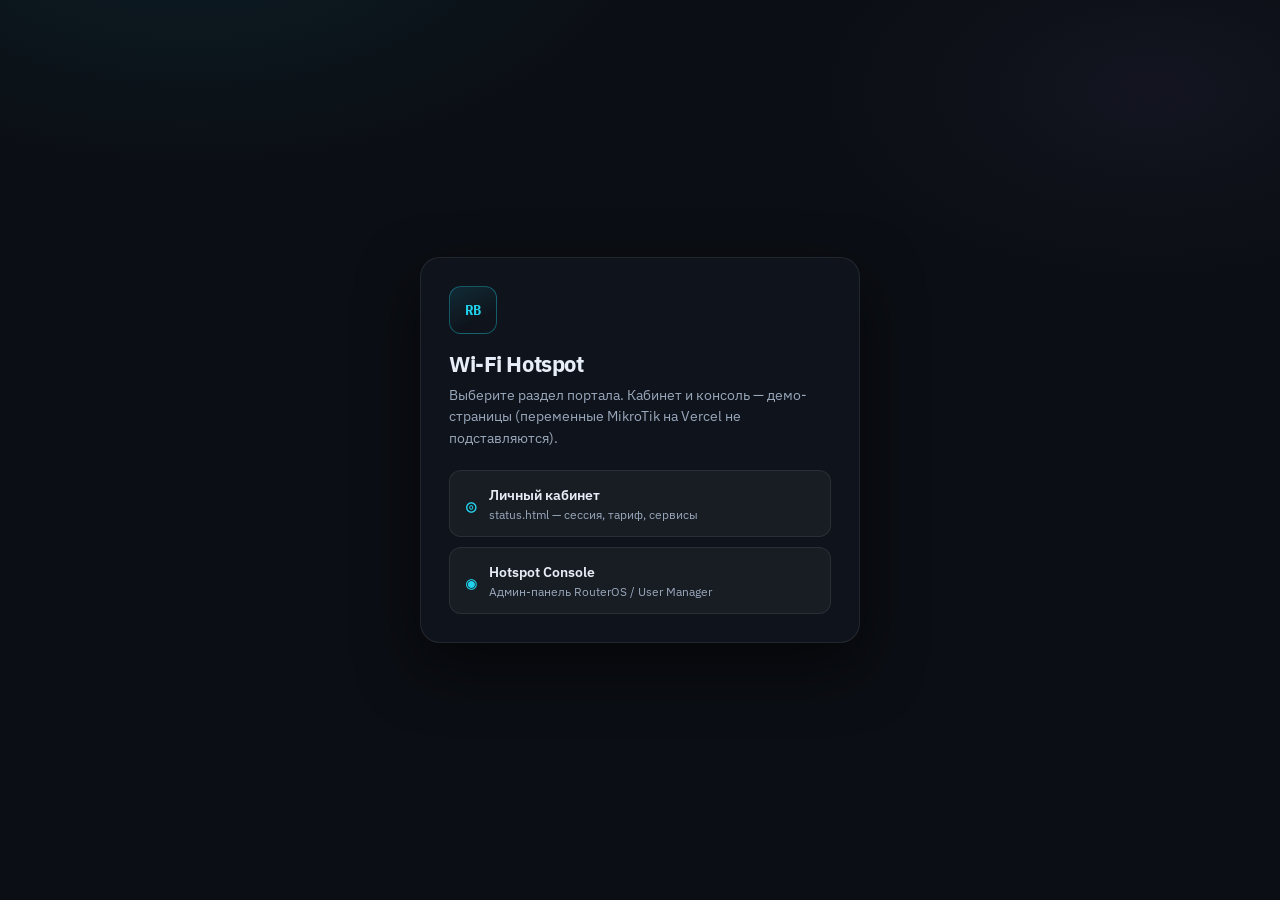
<file: index.html>
<!DOCTYPE html>
<html lang="ru">
<head>
  <meta charset="UTF-8">
  <meta name="viewport" content="width=device-width, initial-scale=1">
  <meta name="theme-color" content="#0B0E14">
  <title>Wi‑Fi Hotspot · Portal</title>
  <link rel="preconnect" href="https://fonts.googleapis.com">
  <link href="https://fonts.googleapis.com/css2?family=IBM+Plex+Mono:wght@400;600;700&family=IBM+Plex+Sans:wght@400;600;700&display=swap" rel="stylesheet">
  <style>
    :root {
      color-scheme: dark;
      --bg: #0B0E14;
      --text: #E8EEF7;
      --text-dim: #9AA8BC;
      --accent: #22D3EE;
      --border: rgba(255,255,255,0.08);
      --surface: rgba(255,255,255,0.04);
    }
    * { box-sizing: border-box; }
    body {
      margin: 0; min-height: 100dvh;
      display: flex; align-items: center; justify-content: center;
      background:
        radial-gradient(ellipse 900px 500px at 15% -10%, rgba(34,211,238,0.08), transparent 55%),
        radial-gradient(ellipse 700px 400px at 90% 10%, rgba(167,139,250,0.05), transparent 50%),
        var(--bg);
      color: var(--text);
      font-family: "IBM Plex Sans", system-ui, sans-serif;
      padding: 24px;
    }
    .card {
      width: min(440px, 100%);
      padding: 28px;
      border-radius: 20px;
      border: 1px solid var(--border);
      background: rgba(17,21,30,0.92);
      box-shadow: 0 24px 60px rgba(0,0,0,0.55);
    }
    .mark {
      width: 48px; height: 48px; border-radius: 12px;
      display: grid; place-items: center;
      background: linear-gradient(155deg, rgba(34,211,238,0.12), transparent 70%);
      border: 1px solid rgba(34,211,238,0.35);
      color: var(--accent);
      font-family: "IBM Plex Mono", monospace;
      font-weight: 700; font-size: 14px;
      margin-bottom: 16px;
    }
    h1 { margin: 0 0 6px; font-size: 1.35rem; letter-spacing: -0.02em; }
    p { margin: 0 0 22px; color: var(--text-dim); font-size: 0.9rem; line-height: 1.5; }
    .links { display: grid; gap: 10px; }
    a {
      display: flex; align-items: center; gap: 12px;
      padding: 14px 16px;
      border-radius: 12px;
      border: 1px solid var(--border);
      background: var(--surface);
      color: var(--text);
      text-decoration: none;
      font-weight: 600; font-size: 0.9rem;
      transition: border-color 0.15s, transform 0.15s;
    }
    a:hover { border-color: rgba(34,211,238,0.35); transform: translateY(-1px); }
    a span { font-family: "IBM Plex Mono", monospace; color: var(--accent); font-size: 1.1rem; }
    a small { display: block; margin-top: 3px; color: var(--text-dim); font-weight: 400; font-size: 0.75rem; }
  </style>
</head>
<body>
  <div class="card">
    <div class="mark">RB</div>
    <h1>Wi‑Fi Hotspot</h1>
    <p>Выберите раздел портала. Кабинет и консоль — демо-страницы (переменные MikroTik на Vercel не подставляются).</p>
    <div class="links">
      <a href="/status.html">
        <span>◎</span>
        <div>
          Личный кабинет
          <small>status.html — сессия, тариф, сервисы</small>
        </div>
      </a>
      <a href="/hotspot-console.html">
        <span>◉</span>
        <div>
          Hotspot Console
          <small>Админ-панель RouterOS / User Manager</small>
        </div>
      </a>
    </div>
  </div>
</body>
</html>
</file>
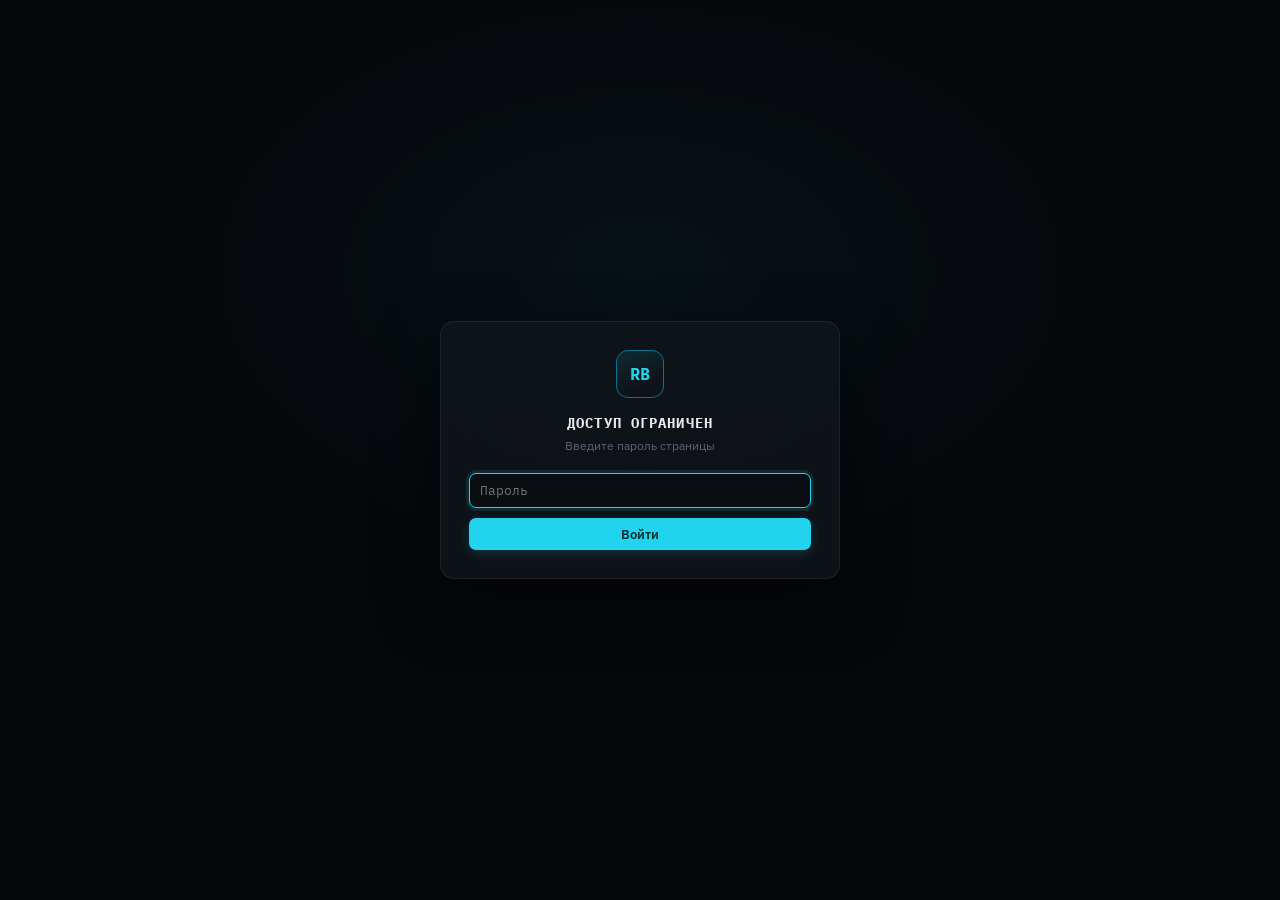
<file: hotspot-console.html>
<!DOCTYPE html>
<html lang="ru">
<head>
<meta charset="UTF-8">
<meta name="viewport" content="width=device-width, initial-scale=1.0">
<title>ROS · Hotspot Console</title>
<link rel="preconnect" href="https://fonts.googleapis.com">
<link href="https://fonts.googleapis.com/css2?family=IBM+Plex+Mono:wght@400;500;600;700&family=IBM+Plex+Sans:wght@400;500;600;700&display=swap" rel="stylesheet">
<link rel="stylesheet" href="hotspot-console.css">
</head>
<body>

<!-- LOCK SCREEN -->
<div id="lockScreen">
  <div class="lock-box">
    <div class="mark">RB</div>
    <h2>Доступ ограничен</h2>
    <div class="sub">Введите пароль страницы</div>
    <input type="password" id="lockInput" placeholder="Пароль" autocomplete="off" style="width:100%;margin-bottom:10px;">
    <button class="btn-primary" id="lockBtn" style="width:100%;">Войти</button>
    <div class="err-line" id="lockErr"></div>
  </div>
</div>

<!-- LOGIN -->
<div id="loginStage" style="display:none;">
  <div class="login-box">
    <div class="mark">RB</div>
    <h2>Hotspot Console</h2>
    <div class="sub">User Manager + RADIUS</div>
    <div class="notice" style="text-align:left;font-size:12px;">Логин и пароль панели (не от роутера)</div>
    <div class="field" style="margin-bottom:10px;"><label>Логин</label><input type="text" id="fUser" placeholder="hotspot-manager"></div>
    <div class="field" style="margin-bottom:10px;"><label>Пароль</label><input type="password" id="fPass" placeholder="••••••••"></div>
    <div class="field" style="margin-bottom:10px;"><label>Адрес роутера (пусто = текущий)</label><input type="text" id="fAddr" placeholder=""></div>
    <label style="display:flex;align-items:center;gap:8px;font-size:12px;color:var(--text-dim);margin-bottom:14px;">
      <input type="checkbox" id="fRemember"> Запомнить на этом устройстве
    </label>
    <button class="btn-primary" id="btnConnect" style="width:100%;">Войти</button>
    <div class="err-line" id="connErr"></div>
  </div>
</div>

<!-- APP -->
<div class="app" id="app" style="display:none;">

  <!-- SIDEBAR -->
  <aside class="sidebar">
    <div class="sidebar-brand">
      <div class="mark">RB</div>
      <div>
        <h1>Hotspot Console</h1>
        <div class="sub">RouterOS live</div>
      </div>
    </div>

    <div class="nav-section">Мониторинг</div>
    <button class="nav-item active" data-view="sessions"><span class="icon">◉</span> Кто в сети</button>
    <button class="nav-item" data-view="users"><span class="icon">◎</span> Клиенты</button>
    <button class="nav-item" data-view="vouchers"><span class="icon">♯</span> Коды доступа</button>
    <button class="nav-item" data-view="history"><span class="icon">◷</span> История</button>
    <button class="nav-item" data-view="traffic"><span class="icon">▴</span> Трафик</button>

    <div class="nav-section">Управление</div>
    <button class="nav-item" data-view="tariffs"><span class="icon">▤</span> Тарифы</button>
    <button class="nav-item" data-view="cashbox"><span class="icon">₴</span> Касса</button>

    <div class="sidebar-foot">
      <div class="row"><span>Роутер</span><b id="sideIdentity">—</b></div>
      <div class="row"><span>RouterOS</span><b id="sideVersion">—</b></div>
      <div class="row"><span>CPU</span><b id="sideCpu">—</b></div>
    </div>
  </aside>

  <!-- MAIN -->
  <div class="main">
    <nav class="mobile-tabs">
      <button class="nav-item active" data-view="sessions"><span class="icon">◉</span> Кто в сети</button>
      <button class="nav-item" data-view="users"><span class="icon">◎</span> Клиенты</button>
      <button class="nav-item" data-view="vouchers"><span class="icon">♯</span> Коды доступа</button>
      <button class="nav-item" data-view="history"><span class="icon">◷</span> История</button>
      <button class="nav-item" data-view="traffic"><span class="icon">▴</span> Трафик</button>
      <button class="nav-item" data-view="tariffs"><span class="icon">▤</span> Тарифы</button>
      <button class="nav-item" data-view="cashbox"><span class="icon">₴</span> Касса</button>
    </nav>
    <div class="topbar">
      <div class="topbar-left">
        <div class="status-chip"><span class="led off" id="led"></span><span id="statusText">не подключено</span></div>
        <div class="topbar-info">
          <span id="cBoard">—</span> · uptime <b id="cUptime">—</b>
        </div>
      </div>
      <div class="topbar-right">
        <select class="refresh-select" id="refreshRate">
          <option value="0">без авто</option>
          <option value="5000" selected>5 сек</option>
          <option value="15000">15 сек</option>
          <option value="30000">30 сек</option>
        </select>
        <button class="btn-ghost btn-sm" id="btnLockNow" title="Заблокировать">🔒</button>
        <button class="btn-ghost btn-sm" id="btnDisconnect">Выйти</button>
      </div>
    </div>

    <!-- STATS -->
    <div class="stats" style="grid-template-columns:repeat(5,1fr);">
      <div class="stat-card"><div class="k">Сейчас в сети</div><div class="v accent" id="sActive">—</div></div>
      <div class="stat-card"><div class="k">Клиентов</div><div class="v" id="sUsers">—</div></div>
      <div class="stat-card"><div class="k">Кодов / не исп.</div><div class="v violet" id="sVouchers">—</div></div>
      <div class="stat-card"><div class="k">Трафик сейчас</div><div class="v good" id="sTrafficNow">—</div></div>
      <div class="stat-card"><div class="k">Трафик (сессии)</div><div class="v" id="sTrafficTotal">—</div></div>
    </div>

    <!-- CONTENT -->
    <div class="content">

      <!-- SESSIONS -->
      <div class="panel view" id="view-sessions">
        <div class="panel-head">
          <div class="title">Кто в сети <span class="count" id="activeCount">0</span></div>
          <div class="toolbar">
            <input class="search-input" id="activeSearch" placeholder="поиск…">
            <select class="filter-select" id="activeKindFilter">
              <option value="">Все</option>
              <option value="client">Клиенты</option>
              <option value="voucher">Ваучеры</option>
              <option value="unknown">Не из UM</option>
            </select>
            <select class="filter-select" id="activeConnFilter">
              <option value="">Любое подключение</option>
              <option value="Hotspot">Hotspot</option>
              <option value="PPPoE">PPPoE</option>
            </select>
            <button class="btn-ghost btn-sm" id="btnRefreshActive">↻</button>
          </div>
        </div>
        <div style="padding:12px 16px;border-bottom:1px solid var(--border);background:var(--glass);">
          <div style="font-family:var(--mono);font-size:10px;color:var(--text-faint);text-transform:uppercase;letter-spacing:.06em;margin-bottom:8px;">Топ по скорости (live) · объём сессии</div>
          <div id="trafficMiniChart"></div>
        </div>
        <div class="panel-body">
          <table>
            <thead><tr>
              <th data-sort="user" class="sortable">Пользователь</th>
              <th data-sort="kind" class="sortable">Учётная запись</th>
              <th data-sort="conn" class="sortable">Подключение</th>
              <th data-sort="address" class="sortable">IP</th>
              <th>MAC</th>
              <th data-sort="uptime" class="sortable">Сессия</th>
              <th data-sort="bytes-in" class="sortable">Трафик ↓/↑</th>
              <th data-sort="rate" class="sortable">Скорость</th>
              <th></th>
            </tr></thead>
            <tbody id="activeBody"><tr class="empty-row"><td colspan="9">Загрузка…</td></tr></tbody>
          </table>
        </div>
      </div>

      <!-- USERS -->
      <div class="panel view" id="view-users" style="display:none;">
        <div class="panel-head">
          <div class="title">Клиенты <span class="count" id="usersCount">0</span></div>
          <div class="toolbar">
            <input class="search-input" id="usersSearch" placeholder="поиск…">
            <select class="filter-select" id="usersStatusFilter">
              <option value="">Все статусы</option>
              <option value="good">Активен / Онлайн</option>
              <option value="neutral">Не активирован</option>
              <option value="bad">Истёк / Отключён</option>
            </select>
            <select class="filter-select" id="usersTariffFilter"><option value="">Все тарифы</option></select>
            <button class="btn-ghost btn-sm" id="btnRefreshUsers">↻</button>
            <button class="btn-violet btn-sm" id="btnExportUsersCsv">CSV</button>
            <button class="btn-ghost btn-sm" id="btnCleanupOrphans" title="Умная очистка: orphans, просроченные, старые неиспользованные">🧹 Мусор</button>
            <button class="btn-primary btn-sm" id="btnToggleAdd">+ Клиент</button>
          </div>
        </div>
        <div class="add-form" id="addForm">
          <div class="field"><label>Имя</label><input type="text" id="nName" placeholder="ivan.petrov"></div>
          <div class="field"><label>Пароль</label><input type="text" id="nPass" placeholder="пароль"></div>
          <div class="field"><label>Тариф</label><select id="nProfile"></select></div>
          <div class="field"><label>Заметка</label><input type="text" id="nComment" placeholder="необязательно"></div>
          <button class="btn-primary btn-sm" id="btnAddUser">Создать</button>
        </div>
        <div class="bulk-bar" id="usersBulkBar">
          <span id="usersBulkCount">Выбрано: 0</span>
          <button class="btn-ghost btn-sm" id="usersBulkEnable">Включить</button>
          <button class="btn-ghost btn-sm" id="usersBulkDisable">Отключить</button>
          <button class="btn-violet btn-sm" id="usersBulkFunds">+ Средства</button>
          <button class="btn-primary btn-sm" id="usersBulkExtend">Продлить</button>
          <button class="btn-danger btn-sm" id="usersBulkDelete">Удалить</button>
        </div>
        <div class="panel-body">
          <table>
            <thead><tr>
              <th style="width:28px;"><input type="checkbox" id="usersSelectAll"></th>
              <th data-sort="name" class="sortable">Имя</th>
              <th>Тип</th>
              <th data-sort="profile" class="sortable">Тариф</th>
              <th>Статус</th>
              <th>IP</th>
              <th>MAC</th>
              <th data-sort="funds" class="sortable">Средства (₴)</th>
              <th>Заметка</th>
              <th></th>
            </tr></thead>
            <tbody id="usersBody"><tr class="empty-row"><td colspan="10">Загрузка…</td></tr></tbody>
          </table>
        </div>
      </div>

      <!-- VOUCHERS -->
      <div class="panel view" id="view-vouchers" style="display:none;">
        <div class="panel-head">
          <div class="title">Коды доступа <span class="count" id="voucherCount">0</span></div>
          <div class="toolbar">
            <input class="search-input" id="voucherSearch" placeholder="поиск по коду…">
            <select class="filter-select" id="voucherStatusFilter">
              <option value="">Все статусы</option>
              <option value="neutral">Не использован</option>
              <option value="good">Использован / онлайн</option>
              <option value="bad">Истёк / отключён</option>
            </select>
            <select class="filter-select" id="voucherTariffFilter"><option value="">Все тарифы</option></select>
            <button class="btn-ghost btn-sm" id="btnRefreshVouchers">↻</button>
            <button class="btn-violet btn-sm" id="btnExportCsv">CSV</button>
          </div>
        </div>
        <div class="gen-grid" id="genForm" style="display:flex;">
          <div class="field"><label>Тариф</label><select id="vProfile"></select></div>
          <div class="field"><label>Количество</label><input type="number" id="vQty" value="10" min="1" max="500"></div>
          <div class="field"><label>Длина кода</label><input type="number" id="vLen" value="8" min="4" max="16"></div>
          <div class="field" style="min-width:180px;"><label>URL Hotspot для QR</label><input type="text" id="vHotspotUrl" placeholder="http://10.0.0.1"></div>
          <div class="field" style="min-width:140px;"><label>Название на талоне</label><input type="text" id="vBrand" placeholder="Wi‑Fi Hotspot"></div>
          <div class="field"><label>Тип талона</label>
            <select id="vTicketType">
              <option value="guest" selected>Гость — код доступа</option>
              <option value="user">Постоянный — логин и пароль</option>
            </select>
          </div>
          <button class="btn-primary btn-sm" id="btnGenerate">Создать коды</button>
        </div>
        <div class="bulk-bar" id="vouchersBulkBar">
          <span id="vouchersBulkCount">Выбрано: 0</span>
          <button class="btn-primary btn-sm" id="vouchersBulkPrint">🖨 Печать</button>
          <button class="btn-violet btn-sm" id="vouchersBulkCsv">CSV</button>
          <button class="btn-danger btn-sm" id="vouchersBulkDelete">Удалить выбранные</button>
        </div>
        <div class="panel-body">
          <table>
            <thead><tr>
              <th style="width:28px;"><input type="checkbox" id="vouchersSelectAll"></th>
              <th data-sort="name" class="sortable">Код</th>
              <th data-sort="profile" class="sortable">Тариф</th>
              <th>Статус</th>
              <th>Цена</th>
              <th></th>
            </tr></thead>
            <tbody id="vouchersBody"><tr class="empty-row"><td colspan="6">Загрузка…</td></tr></tbody>
          </table>
        </div>
      </div>

      <!-- TARIFFS -->
      <div class="panel view" id="view-tariffs" style="display:none;">
        <div class="panel-head">
          <div class="title">Тарифы <span class="count" id="tariffCount">0</span></div>
          <div class="toolbar">
            <button class="btn-ghost btn-sm" id="btnRefreshTariffs">↻</button>
            <button class="btn-primary btn-sm" id="btnToggleTariff">+ Тариф</button>
          </div>
        </div>
        <div class="tariff-form" id="tariffForm">
          <div class="field"><label>Название</label><input type="text" id="tName" placeholder="1 день 10 Мбит"></div>
          <div class="field"><label>↓ Мбит/с</label><input type="number" id="tDown" placeholder="10"></div>
          <div class="field"><label>↑ Мбит/с</label><input type="number" id="tUp" placeholder="5"></div>
          <div class="field"><label>Срок</label>
            <select id="tValidity">
              <option value="1h">1 час</option>
              <option value="1d" selected>1 день</option>
              <option value="7d">7 дней</option>
              <option value="30d">30 дней</option>
              <option value="365d">365 дней</option>
            </select>
          </div>
          <div class="field"><label>Лимит онлайн</label><input type="text" id="tUptime" placeholder="пусто = без"></div>
          <div class="field"><label>Цена</label><input type="text" id="tPrice" placeholder="0"></div>
          <button class="btn-primary btn-sm" id="btnAddTariff">Создать</button>
        </div>
        <div class="panel-body">
          <table>
            <thead><tr>
              <th>Название</th><th>Скорость</th><th>Срок</th><th>Лимит вр.</th><th>Цена</th><th></th>
            </tr></thead>
            <tbody id="tariffsBody"><tr class="empty-row"><td colspan="6">Загрузка…</td></tr></tbody>
          </table>
        </div>
      </div>

      <!-- CASHBOX -->
      <div class="panel view" id="view-cashbox" style="display:none;">
        <div class="panel-head">
          <div class="title">Касса</div>
          <button class="btn-ghost btn-sm" id="btnRefreshCashbox">↻</button>
        </div>
        <div class="stats" style="padding:16px;grid-template-columns:repeat(3,1fr);">
          <div class="stat-card"><div class="k">Сегодня</div><div class="v accent" id="cashToday">—</div></div>
          <div class="stat-card"><div class="k">Эта неделя</div><div class="v" id="cashWeek">—</div></div>
          <div class="stat-card"><div class="k">Этот месяц</div><div class="v violet" id="cashMonth">—</div></div>
        </div>
        <div class="panel-body">
          <div id="cashChart" style="display:flex;align-items:flex-end;gap:6px;height:120px;padding:0 16px 16px;"></div>
          <table>
            <thead><tr><th>Дата</th><th>Продано</th><th>Сумма</th></tr></thead>
            <tbody id="cashBody"><tr class="empty-row"><td colspan="3">Загрузка…</td></tr></tbody>
          </table>
        </div>
      </div>

      <!-- HISTORY (User Manager sessions) -->
      <div class="panel view" id="view-history" style="display:none;">
        <div class="panel-head">
          <div class="title">История сессий <span class="count" id="historyCount">0</span></div>
          <div class="toolbar">
            <input class="search-input" id="historySearch" placeholder="поиск по имени…">
            <button class="btn-ghost btn-sm" id="btnRefreshHistory">↻</button>
          </div>
        </div>
        <div style="padding:12px 16px;border-bottom:1px solid var(--border);background:var(--glass);">
          <div style="font-family:var(--mono);font-size:10px;color:var(--text-faint);text-transform:uppercase;letter-spacing:.06em;margin-bottom:8px;">Топ клиентов по трафику (User Manager)</div>
          <div id="topClientsBars"></div>
        </div>
        <div class="panel-body">
          <table>
            <thead><tr>
              <th style="width:36px;">#</th>
              <th>Пользователь</th>
              <th>Сессий</th>
              <th>↓ Входящий</th>
              <th>↑ Исходящий</th>
              <th>Всего</th>
            </tr></thead>
            <tbody id="topClientsBody"><tr class="empty-row"><td colspan="6">Нет данных</td></tr></tbody>
          </table>
          <div style="padding:10px 0 4px;font-family:var(--mono);font-size:10px;color:var(--text-faint);text-transform:uppercase;letter-spacing:.06em;">Все сессии</div>
          <table>
            <thead><tr>
              <th>Пользователь</th>
              <th>Начало</th>
              <th>Конец</th>
              <th>Длительность</th>
              <th>Трафик ↓/↑</th>
              <th>IP / MAC</th>
            </tr></thead>
            <tbody id="historyBody"><tr class="empty-row"><td colspan="6">Загрузка…</td></tr></tbody>
          </table>
        </div>
      </div>

      <!-- TRAFFIC (localStorage history) -->
      <div class="panel view" id="view-traffic" style="display:none;">
        <div class="panel-head">
          <div class="title">Трафик (локальная история)</div>
          <div class="toolbar">
            <button class="btn-ghost btn-sm" id="btnClearTrafficHist">Очистить историю</button>
            <button class="btn-ghost btn-sm" id="btnRefreshTraffic">↻</button>
          </div>
        </div>
        <div class="stats" style="padding:16px;grid-template-columns:repeat(3,1fr);">
          <div class="stat-card"><div class="k">Сегодня</div><div class="v accent" id="trafToday">—</div></div>
          <div class="stat-card"><div class="k">7 дней</div><div class="v" id="trafWeek">—</div></div>
          <div class="stat-card"><div class="k">30 дней</div><div class="v violet" id="trafMonth">—</div></div>
        </div>
        <div class="panel-body">
          <div id="trafficHistChart" style="display:flex;align-items:flex-end;gap:4px;height:140px;padding:0 16px 12px;"></div>
          <table>
            <thead><tr><th>Дата</th><th>↓ Входящий</th><th>↑ Исходящий</th><th>Всего</th><th>Сэмплов</th></tr></thead>
            <tbody id="trafficHistBody"><tr class="empty-row"><td colspan="5">Данных пока нет — копится при открытой панели</td></tr></tbody>
          </table>
          <div class="notice" style="margin:12px 16px;">История трафика сохраняется в браузере (localStorage). Это приблизительные данные: панель суммирует текущие сессии каждые N секунд. Для точного учёта нужен accounting на роутере.</div>
        </div>
      </div>

    </div>
  </div>
</div>

<div id="toasts"></div>

<!-- EDIT USER MODAL -->
<div class="modal" id="editUserModal">
  <div class="modal-box">
    <div class="modal-head">
      <div class="title">Изменить клиента</div>
      <button class="btn-ghost btn-sm" id="btnCloseEditUser">✕</button>
    </div>
    <div class="modal-body" style="display:grid;gap:12px;">
      <div class="field"><label>Имя</label><input type="text" id="euName"></div>
      <div class="field"><label>Новый пароль (пусто = не менять)</label><input type="text" id="euPass" placeholder="оставить"></div>
      <div class="field"><label>Тариф</label><select id="euProfile"></select></div>
      <div class="field"><label>Заметка</label><input type="text" id="euComment"></div>
      <div class="err-line" id="euErr"></div>
    </div>
    <div class="modal-actions">
      <button class="btn-primary btn-sm" id="btnSaveUser">Сохранить</button>
      <button class="btn-ghost btn-sm" id="btnCancelEditUser">Отмена</button>
    </div>
  </div>
</div>

<!-- DETAILS MODAL -->
<div class="modal" id="detailsModal">
  <div class="modal-box">
    <div class="modal-head">
      <div class="title">Информация о клиенте</div>
      <button class="btn-ghost btn-sm" id="btnCloseDetails">✕</button>
    </div>
    <div class="modal-body">
      <div class="details-grid" id="detailsGrid"></div>
    </div>
  </div>
</div>

<!-- VOUCHER MODAL -->
<div class="modal" id="voucherModal">
  <div class="modal-box wide">
    <div class="modal-head">
      <div class="title">Талоны · печать / QR</div>
      <button class="btn-ghost btn-sm" id="btnCloseModal">✕</button>
    </div>
    <div class="modal-body">
      <div class="notice" style="margin-bottom:12px;">
        <b>Гость</b> — на талоне только «код доступа» (вводится в одно поле).<br>
        <b>Постоянный</b> — логин и пароль. QR подставляет данные на страницу входа Hotspot.
      </div>
      <div style="display:flex;gap:10px;align-items:center;margin-bottom:12px;flex-wrap:wrap;">
        <label style="font-family:var(--mono);font-size:11px;color:var(--text-faint);">Макет:</label>
        <select id="modalTicketType" class="filter-select">
          <option value="guest">Гость — код доступа</option>
          <option value="user">Постоянный — логин / пароль</option>
        </select>
      </div>
      <div class="voucher-sheet" id="voucherSheet"></div>
    </div>
    <div class="modal-actions">
      <button class="btn-primary btn-sm" id="btnPrint">🖨 Печать талонов</button>
      <button class="btn-violet btn-sm" id="btnCsvFromModal">CSV этой партии</button>
    </div>
  </div>
</div>

<!-- SMART CLEANUP MODAL -->
<div class="modal" id="cleanupModal">
  <div class="modal-box">
    <div class="modal-head">
      <div class="title">Умная очистка</div>
      <button class="btn-ghost btn-sm" id="btnCloseCleanup">✕</button>
    </div>
    <div class="modal-body">
      <div class="notice">Удаляет записи User Manager по выбранным правилам. Действие необратимо.</div>
      <label style="display:flex;align-items:center;gap:8px;margin-bottom:10px;font-size:13px;color:var(--text-dim);">
        <input type="checkbox" id="cuOrphans" checked> Orphan user-profiles (user=unknown / нет пользователя)
      </label>
      <label style="display:flex;align-items:center;gap:8px;margin-bottom:10px;font-size:13px;color:var(--text-dim);">
        <input type="checkbox" id="cuExpired" checked> Просроченные (state=expired)
      </label>
      <label style="display:flex;align-items:center;gap:8px;margin-bottom:10px;font-size:13px;color:var(--text-dim);">
        <input type="checkbox" id="cuUnusedVouchers" checked> Неиспользованные ваучеры старше
        <input type="number" id="cuDays" value="30" min="1" max="365" style="width:64px;padding:4px 6px;"> дней
      </label>
      <label style="display:flex;align-items:center;gap:8px;margin-bottom:10px;font-size:13px;color:var(--text-dim);">
        <input type="checkbox" id="cuNoProfile"> Пользователи без тарифа (нет user-profile)
      </label>
      <div id="cleanupPreview" style="font-family:var(--mono);font-size:12px;color:var(--text-faint);margin-top:8px;"></div>
    </div>
    <div class="modal-actions">
      <button class="btn-ghost btn-sm" id="btnCleanupPreview">Просмотр</button>
      <button class="btn-danger btn-sm" id="btnCleanupRun">Очистить</button>
    </div>
  </div>
</div>

<script>
(function(){
  "use strict";

  // ===== LOCK =====
  const LOCK_HASH = "cf033470488c4a684803c0c818e4e079f64c4251212cc0823394efda5fb21c4d";
  const LOCK_REMEMBER_MS = 3 * 60 * 60 * 1000;
  const LOCK_KEY = "hc_unlock_until";
  let lockFails = 0;

  function unlockedRecently(){
    try { return Number(localStorage.getItem(LOCK_KEY) || 0) > Date.now(); } catch(e){ return false; }
  }
  function rememberUnlock(){
    try { localStorage.setItem(LOCK_KEY, String(Date.now() + LOCK_REMEMBER_MS)); } catch(e){}
  }
  if (unlockedRecently()) document.getElementById("lockScreen").style.display = "none";

  async function sha256Hex(str){
    const buf = await crypto.subtle.digest("SHA-256", new TextEncoder().encode(str));
    return [...new Uint8Array(buf)].map(b => b.toString(16).padStart(2,"0")).join("");
  }
  async function tryUnlock(){
    const val = document.getElementById("lockInput").value;
    const btn = document.getElementById("lockBtn");
    const err = document.getElementById("lockErr");
    btn.disabled = true;
    const hash = await sha256Hex(val);
    if (hash === LOCK_HASH){
      rememberUnlock();
      document.getElementById("lockScreen").style.display = "none";
      document.getElementById("loginStage").style.display = "flex";
      setTimeout(() => { try { document.getElementById("fUser").focus(); } catch(e){} }, 50);
    } else {
      lockFails++;
      err.style.display = "block";
      err.textContent = "Неверный пароль";
      document.getElementById("lockInput").value = "";
      setTimeout(() => { btn.disabled = false; try { document.getElementById("lockInput").focus(); } catch(e){} }, Math.min(8000, lockFails * 1200));
      return;
    }
    btn.disabled = false;
  }
  document.getElementById("lockBtn").onclick = tryUnlock;
  document.getElementById("lockInput").onkeydown = e => { if (e.key === "Enter") tryUnlock(); };
  document.getElementById("btnLockNow").onclick = () => {
    try { localStorage.removeItem(LOCK_KEY); } catch(e){}
    document.getElementById("lockScreen").style.display = "flex";
    document.getElementById("app").style.display = "none";
    document.getElementById("loginStage").style.display = "none";
    setTimeout(() => { try { document.getElementById("lockInput").focus(); } catch(e){} }, 50);
  };
  // Initial focus on page password when lock is visible
  if (document.getElementById("lockScreen").style.display !== "none") {
    setTimeout(() => { try { document.getElementById("lockInput").focus(); } catch(e){} }, 80);
  }

  // ===== HELPERS =====
  const qs = id => document.getElementById(id);
  function toast(msg, kind){
    const el = document.createElement("div");
    el.className = "toast " + (kind === "err" ? "err" : "ok");
    el.textContent = msg;
    qs("toasts").appendChild(el);
    setTimeout(() => el.remove(), 4200);
  }
  function setStatus(on, text){
    qs("led").className = "led " + (on ? "on" : "off");
    qs("statusText").textContent = text;
  }
  function esc(s){
    return String(s ?? "").replace(/&/g,"&amp;").replace(/</g,"&lt;").replace(/>/g,"&gt;").replace(/"/g,"&quot;");
  }
  function parseDuration(str){
    if (!str) return 0;
    str = String(str).trim();
    if (str === "0" || str === "") return 0;
    const re = /(\d+)(y|w|d|h|m|s)/g;
    const mult = {y:31536000,w:604800,d:86400,h:3600,m:60,s:1};
    let total = 0, m;
    while ((m = re.exec(str)) !== null) total += parseInt(m[1],10) * mult[m[2]];
    return total;
  }
  // Точный формат end-time из /user-manager/user-profile не подтверждён документацией —
  // native Date() ненадёжно парсит "YYYY-MM-DD HH:MM:SS" (с пробелом вместо "T") в части
  // браузеров (особенно Safari/мобильный Safari), там getTime() тихо даёт NaN.
  // Пробуем как есть, а если не вышло — подменяем пробел на "T" и пробуем ещё раз.
  function parseRouterDate(str){
    if (!str) return null;
    let d = new Date(str);
    if (!isNaN(d.getTime())) return d;
    d = new Date(String(str).trim().replace(" ", "T"));
    if (!isNaN(d.getTime())) return d;
    return null;
  }
  function formatUptime(str){
    if (!str) return str;
    const s = String(str).trim();
    if (s === "0" || s === "") return s;
    const parts = s.match(/\d+[a-zA-Zа-яА-Я]+/g);
    return parts ? parts.join(" ") : s;
  }
  function fmtBytes(n){
    n = Number(n);
    if (!isFinite(n) || n <= 0) return "0 Б";
    const u = ["Б","КБ","МБ","ГБ","ТБ"]; let i = 0;
    while (n >= 1024 && i < u.length-1){ n /= 1024; i++; }
    return n.toFixed(i===0?0:1) + " " + u[i];
  }
  function randomCode(len){
    const alphabet = "23456789ABCDEFGHJKMNPQRSTUVWXYZ";
    const arr = new Uint32Array(len);
    crypto.getRandomValues(arr);
    let out = "";
    for (let i=0;i<len;i++) out += alphabet[arr[i] % alphabet.length];
    return out;
  }

  // ===== STATE =====
  let baseUrl = "", user = "", pass = "", pollTimer = null;
  let profilesCache = [];
  let umUsers = [];
  let umUserProfiles = [];
  let activeCache = [];
  let lastBatch = [];
  const VOUCHER_TAG = "voucher:";
  const selection = { users: new Set(), vouchers: new Set() };
  const sortState = {};

  // ===== API =====
  async function api(path, opts = {}){
    const method = opts.method || "GET";
    const headers = {
      "Authorization": "Basic " + btoa(user + ":" + pass),
      "Cache-Control": "no-cache, no-store"
    };
    if (opts.body) headers["Content-Type"] = "application/json";
    let res;
    try {
      res = await fetch(baseUrl.replace(/\/$/,"") + path, {
        method, headers, cache: "no-store",
        body: opts.body ? JSON.stringify(opts.body) : undefined
      });
    } catch(e){
      throw new Error("Нет связи с роутером (CORS / сертификат)");
    }
    if (res.status === 401) throw new Error("Неверный логин или пароль");
    if (!res.ok){
      let detail = "";
      try { const j = await res.json(); detail = j.message || j.detail || ""; } catch(e){}
      throw new Error("Ошибка " + res.status + (detail ? ": " + detail : ""));
    }
    if (res.status === 204) return null;
    const text = await res.text();
    return text ? JSON.parse(text) : null;
  }

  // ===== CONNECT =====
  const CONN_KEY = "hc_conn";
  function saveConn(addr, u, p){ try { localStorage.setItem(CONN_KEY, JSON.stringify({addr,u,p})); } catch(e){} }
  function clearConn(){ try { localStorage.removeItem(CONN_KEY); } catch(e){} }
  function loadConn(){ try { const r = localStorage.getItem(CONN_KEY); return r ? JSON.parse(r) : null; } catch(e){ return null; } }

  async function doConnect(){
    let addr = qs("fAddr").value.trim();
    if (!addr) addr = window.location.origin;
    else if (!/^https?:\/\//i.test(addr)) addr = "https://" + addr;
    baseUrl = addr + "/rest";
    user = qs("fUser").value.trim();
    pass = qs("fPass").value;

    qs("btnConnect").disabled = true;
    qs("btnConnect").textContent = "Подключение…";
    qs("connErr").style.display = "none";

    try {
      const [resource, identity] = await Promise.all([api("/system/resource"), api("/system/identity")]);
      const r = Array.isArray(resource) ? resource[0] : resource;
      const idn = Array.isArray(identity) ? identity[0] : identity;

      qs("sideIdentity").textContent = (idn && idn.name) || "—";
      qs("cBoard").textContent = (r && r["board-name"]) || "—";
      qs("sideVersion").textContent = (r && r.version) || "—";
      qs("cUptime").textContent = formatUptime(r && r.uptime) || "—";
      qs("sideCpu").textContent = (r && r["cpu-load"] !== undefined) ? r["cpu-load"] + "%" : "—";

      if (qs("fRemember").checked) saveConn(qs("fAddr").value.trim(), user, pass);
      else clearConn();

      qs("loginStage").style.display = "none";
      qs("app").style.display = "grid";
      setStatus(true, addr.replace(/^https?:\/\//,""));

      await refreshAll();
      startPolling();
    } catch(e){
      qs("connErr").style.display = "block";
      qs("connErr").textContent = e.message;
    } finally {
      qs("btnConnect").disabled = false;
      qs("btnConnect").textContent = "Войти";
    }
  }
  qs("btnConnect").onclick = doConnect;

  (function autoConnect(){
    const saved = loadConn();
    if (!saved) {
      if (unlockedRecently()) qs("loginStage").style.display = "flex";
      return;
    }
    qs("fAddr").value = saved.addr || "";
    qs("fUser").value = saved.u || "";
    qs("fPass").value = saved.p || "";
    qs("fRemember").checked = true;
    if (unlockedRecently()) doConnect();
    else qs("loginStage").style.display = "flex";
  })();

  qs("btnDisconnect").onclick = () => {
    stopPolling();
    clearConn();
    qs("fPass").value = "";
    qs("app").style.display = "none";
    qs("loginStage").style.display = "flex";
    setStatus(false, "не подключено");
    toast("Вы вышли");
  };

  // ===== NAVIGATION =====
  function switchView(name){
    document.querySelectorAll(".nav-item").forEach(b => {
      b.classList.toggle("active", b.dataset.view === name);
    });
    document.querySelectorAll(".view").forEach(v => v.style.display = "none");
    const view = qs("view-" + name);
    if (view) view.style.display = "flex";
    // Close open inline forms when leaving a tab (keeps UI clean)
    ["addForm","genForm","tariffForm"].forEach(id => {
      const el = qs(id);
      if (el && id !== "genForm") el.classList.remove("open");
    });
    if (name === "cashbox") renderCashbox();
    if (name === "history") loadHistory();
    if (name === "traffic") { sampleTraffic(); renderTrafficHist(); }
  }
  document.querySelectorAll(".nav-item").forEach(btn => {
    btn.onclick = () => switchView(btn.dataset.view);
  });

  // ===== POLLING =====
  function startPolling(){
    stopPolling();
    const ms = Number(qs("refreshRate").value);
    if (ms > 0) pollTimer = setInterval(() => { loadActive(); loadStatsOnly(); }, ms);
  }
  function stopPolling(){ if (pollTimer) clearInterval(pollTimer); pollTimer = null; }
  qs("refreshRate").onchange = startPolling;

  async function loadStatsOnly(){
    try {
      const r0 = await api("/system/resource");
      const r = Array.isArray(r0) ? r0[0] : r0;
      qs("cUptime").textContent = formatUptime(r && r.uptime) || "—";
      qs("sideCpu").textContent = (r && r["cpu-load"] !== undefined) ? r["cpu-load"] + "%" : "—";
    } catch(e){}
  }

  async function refreshAll(){
    await loadProfiles();
    await Promise.all([loadActive(), loadAllUsers()]);
  }

  // ===== SORT =====
  function wireSortableHeaders(tbodyId, renderFn){
    const table = qs(tbodyId).closest("table");
    if (!table) return;
    table.querySelectorAll("thead th.sortable").forEach(th => {
      th.onclick = () => {
        const key = th.dataset.sort;
        const cur = sortState[tbodyId] || {key:null, dir:1};
        const dir = (cur.key === key) ? -cur.dir : 1;
        sortState[tbodyId] = {key, dir};
        table.querySelectorAll("th.sortable").forEach(h => h.classList.remove("sort-asc","sort-desc"));
        th.classList.add(dir === 1 ? "sort-asc" : "sort-desc");
        renderFn();
      };
    });
  }
  function applySort(list, tableId, valueFns){
    const s = sortState[tableId];
    if (!s || !s.key || !valueFns[s.key]) return list;
    const vf = valueFns[s.key];
    return [...list].sort((a,b) => {
      const va = vf(a), vb = vf(b);
      if (va < vb) return -s.dir;
      if (va > vb) return s.dir;
      return 0;
    });
  }

  // ===== BULK =====
  function updateBulkBar(kind){
    const n = selection[kind].size;
    qs(kind + "BulkCount").textContent = "Выбрано: " + n;
    qs(kind + "BulkBar").classList.toggle("show", n > 0);
  }
  function wireRowCheckboxes(bodyId, kind){
    qs(bodyId).querySelectorAll("[data-sel]").forEach(cb => {
      const id = cb.dataset.sel;
      cb.checked = selection[kind].has(id);
      cb.onchange = () => {
        if (cb.checked) selection[kind].add(id); else selection[kind].delete(id);
        updateBulkBar(kind);
      };
    });
  }
  qs("usersSelectAll").onchange = e => {
    const list = usersList();
    if (e.target.checked) list.forEach(u => selection.users.add(u.userId));
    else selection.users.clear();
    renderUsers();
  };
  qs("vouchersSelectAll").onchange = e => {
    const list = vouchersList();
    if (e.target.checked) list.forEach(u => selection.vouchers.add(u.userId));
    else selection.vouchers.clear();
    renderVouchers();
  };

  async function bulkDelete(kind){
    const ids = [...selection[kind]];
    if (!ids.length) return;
    if (!confirm(`Удалить выбранные (${ids.length})?`)) return;
    let ok = 0, fail = 0;
    for (const id of ids){
      try {
        const u = umUsers.find(x => x[".id"] === id);
        await removeProfileLinksForUser(id, u ? u.name : "");
        await api("/user-manager/user/" + encodeURIComponent(id), {method:"DELETE"});
        ok++;
      } catch(e){ fail++; }
    }
    toast(`Удалено: ${ok}${fail ? ", ошибок: "+fail : ""}`, fail ? "err" : "ok");
    selection[kind].clear();
    loadAllUsers();
  }
  qs("usersBulkDelete").onclick = () => bulkDelete("users");
  qs("vouchersBulkDelete").onclick = () => bulkDelete("vouchers");

  function selectedVouchersPayload(){
    const ids = [...selection.vouchers];
    if (!ids.length) return [];
    const list = vouchersList();
    return ids.map(id => {
      const u = list.find(x => x.userId === id) || enrichUser(umUsers.find(x => x[".id"] === id) || {});
      if (!u || !u.name) return null;
      return {
        code: u.name,
        pass: u.name,
        profile: u.profile || "",
        price: u.price || ""
      };
    }).filter(Boolean);
  }
  qs("vouchersBulkPrint").onclick = () => {
    const list = selectedVouchersPayload();
    if (!list.length){ toast("Отметьте ваучеры галочками", "err"); return; }
    lastBatch = list;
    openVoucherModal(list);
    toast("К печати: " + list.length);
  };
  qs("vouchersBulkCsv").onclick = () => {
    const list = selectedVouchersPayload();
    if (!list.length){ toast("Отметьте ваучеры галочками", "err"); return; }
    downloadCsv(toCsv(list), "vouchers-selected-"+Date.now()+".csv");
    toast("CSV: " + list.length);
  };

  async function bulkToggle(kind, disable){
    const ids = [...selection[kind]];
    if (!ids.length) return;
    let ok = 0;
    for (const id of ids){
      try {
        await api("/user-manager/user/" + encodeURIComponent(id), {
          method: "PATCH", body: { disabled: disable ? "true" : "false" }
        });
        ok++;
      } catch(e){}
    }
    toast((disable ? "Отключено: " : "Включено: ") + ok);
    selection[kind].clear();
    loadAllUsers();
  }
  qs("usersBulkEnable").onclick = () => bulkToggle("users", false);
  qs("usersBulkDisable").onclick = () => bulkToggle("users", true);

  // Bulk funds top-up
  qs("usersBulkFunds").onclick = async () => {
    const ids = [...selection.users];
    if (!ids.length) return;
    const val = prompt("Сумма пополнения (₴) для каждого выбранного:", "50");
    if (val === null) return;
    const amount = parseFloat(val);
    if (isNaN(amount) || amount === 0){ toast("Введите число", "err"); return; }
    let ok = 0;
    for (const id of ids){
      try {
        const u = umUsers.find(x => x[".id"] === id);
        if (!u) continue;
        const m = String(u.comment||"").match(/funds=([^|]+)/);
        const cur = m ? parseFloat(m[1])||0 : 0;
        const next = cur + amount;
        const base = String(u.comment||"").replace(/funds=[^|]+\|?/,"").trim();
        const comment = (base ? base+"|" : "") + "funds=" + next;
        await api("/user-manager/user/" + encodeURIComponent(id), {method:"PATCH", body:{comment}});
        ok++;
      } catch(e){}
    }
    toast("Пополнено: " + ok + " × " + amount + " ₴");
    selection.users.clear();
    loadAllUsers();
  };

  // Bulk extend tariff (re-assign same profile to refresh validity)
  qs("usersBulkExtend").onclick = async () => {
    const ids = [...selection.users];
    if (!ids.length) return;
    const days = prompt("Продлить на сколько дней? (перепривязка тарифа)", "30");
    if (days === null) return;
    const d = parseInt(days, 10);
    if (!d || d < 1){ toast("Введите число дней", "err"); return; }
    let ok = 0;
    for (const id of ids){
      try {
        const u = umUsers.find(x => x[".id"] === id);
        if (!u) continue;
        const profile = profileNameFor(u);
        if (!profile) continue;
        await assignProfileToUser(id, u.name, profile);
        const secs = timeoutSecsForProfile(profile);
        if (secs) await setUserSessionTimeout(u.name, secs);
        const note = String(u.comment||"").replace(/extended=[^|]+\|?/,"").trim();
        const comment = (note ? note+"|" : "") + "extended=" + new Date().toISOString().slice(0,10) + "+" + d + "d";
        await api("/user-manager/user/" + encodeURIComponent(id), {method:"PATCH", body:{comment}}).catch(()=>{});
        ok++;
      } catch(e){}
    }
    toast("Продлено тарифов: " + ok);
    selection.users.clear();
    loadAllUsers();
  };

  // ===== ACTIVE SESSIONS (Hotspot + PPPoE) =====
  let pppCache = [];
  async function loadActive(){
    try {
      const [hs, ppp] = await Promise.all([
        api("/ip/hotspot/active").catch(() => []),
        api("/ppp/active").catch(() => [])
      ]);
      activeCache = (hs || []).map(s => ({...s, _type: "Hotspot", _kickPath: "/ip/hotspot/active/"}));
      pppCache = (ppp || []).map(s => ({
        ...s,
        user: s.name || s.user,
        address: s.address || s["caller-id"] || "",
        "mac-address": s["caller-id"] || "",
        "bytes-in": s["bytes-in"] || 0,
        "bytes-out": s["bytes-out"] || 0,
        uptime: s.uptime || "",
        _type: "PPPoE",
        _kickPath: "/ppp/active/"
      }));
      renderActive();
      if (umUsers.length) renderUsers();
    } catch(e){ toast("Сессии: " + e.message, "err"); }
  }

  function allActiveSessions(){ return [...activeCache, ...pppCache]; }

  function sessionAccountKind(username){
    if (!username) return { kind: "unknown", label: "не из UM", cls: "neutral" };
    const u = (umUsers || []).find(x => x.name === username);
    if (!u) return { kind: "unknown", label: "не из UM", cls: "neutral" };
    if (String(u.comment||"").startsWith(VOUCHER_TAG))
      return { kind: "voucher", label: "ваучер", cls: "violet" };
    return { kind: "client", label: "клиент", cls: "good" };
  }

  function renderActive(){
    let list = allActiveSessions().map(s => {
      const acc = sessionAccountKind(s.user);
      return { ...s, _kind: acc.kind, _kindLabel: acc.label, _kindCls: acc.cls };
    });
    const q = (qs("activeSearch").value || "").trim().toLowerCase();
    if (q) list = list.filter(s =>
      (s.user||"").toLowerCase().includes(q) ||
      (s.address||"").toLowerCase().includes(q) ||
      (s["mac-address"]||"").toLowerCase().includes(q) ||
      (s._type||"").toLowerCase().includes(q) ||
      (s._kindLabel||"").toLowerCase().includes(q)
    );
    const kindF = qs("activeKindFilter") ? qs("activeKindFilter").value : "";
    if (kindF) list = list.filter(s => s._kind === kindF);
    const connF = qs("activeConnFilter") ? qs("activeConnFilter").value : "";
    if (connF) list = list.filter(s => s._type === connF);

    const rates = computeSessionRates(allActiveSessions());
    list = list.map(s => {
      const r = rates[s[".id"]] || { down: 0, up: 0 };
      return { ...s, _rateDown: r.down || 0, _rateUp: r.up || 0, _rateSum: (r.down || 0) + (r.up || 0) };
    });

    list = applySort(list, "activeBody", {
      user: s => (s.user||"").toLowerCase(),
      kind: s => s._kind || "",
      conn: s => s._type || "",
      address: s => s.address || "",
      uptime: s => parseDuration(s.uptime),
      "bytes-in": s => Number(s["bytes-in"]) || 0,
      rate: s => s._rateSum || 0
    });
    qs("activeCount").textContent = list.length;
    qs("sActive").textContent = allActiveSessions().length;

    let totalIn = 0, totalOut = 0;
    allActiveSessions().forEach(s => {
      totalIn += Number(s["bytes-in"]) || 0;
      totalOut += Number(s["bytes-out"]) || 0;
    });
    qs("sTrafficNow").textContent = fmtBytes(totalIn + totalOut);
    qs("sTrafficTotal").textContent = fmtBytes(totalIn) + " ↓ / " + fmtBytes(totalOut) + " ↑";

    const chartEl = qs("trafficMiniChart");
    if (chartEl){
      const top = [...list]
        .map(s => ({
          name: s.user || "?",
          total: (Number(s["bytes-in"])||0)+(Number(s["bytes-out"])||0),
          rate: s._rateSum || 0,
          kind: s._kindLabel || ""
        }))
        .sort((a,b) => (b.rate - a.rate) || (b.total - a.total)).slice(0, 8);
      const maxR = Math.max(1, ...top.map(t => t.rate || t.total));
      chartEl.innerHTML = top.length ? top.map(t => {
        const score = t.rate > 0 ? t.rate : t.total;
        const pct = Math.round((score / maxR) * 100);
        const right = t.rate > 0 ? fmtRate(t.rate) : fmtBytes(t.total);
        return `<div style="display:flex;align-items:center;gap:8px;margin-bottom:4px;font-family:var(--mono);font-size:11px;">
          <div style="width:90px;overflow:hidden;text-overflow:ellipsis;white-space:nowrap;color:var(--text-dim);">${esc(t.name)}</div>
          <div style="width:52px;color:var(--text-faint);font-size:10px;">${esc(t.kind)}</div>
          <div style="flex:1;height:8px;background:var(--border);border-radius:4px;overflow:hidden;">
            <div style="height:100%;width:${pct}%;background:linear-gradient(90deg,var(--accent),var(--violet));border-radius:4px;"></div>
          </div>
          <div style="width:78px;text-align:right;color:var(--accent);">${right}</div>
        </div>`;
      }).join("") : '<div style="color:var(--text-faint);font-size:12px;padding:8px 0;">Нет данных · скорость после 1–2 обновлений</div>';
    }

    const body = qs("activeBody");
    if (!list.length){
      body.innerHTML = '<tr class="empty-row"><td colspan="9">Нет активных сессий</td></tr>';
      return;
    }

    body.innerHTML = list.map(s => {
      const connCls = s._type === "PPPoE" ? "violet" : "good";
      const mac = s["mac-address"] || "";
      const rateStr = fmtRate(s._rateDown) + " / " + fmtRate(s._rateUp);
      return `
      <tr>
        <td class="name">${esc(s.user || "—")}</td>
        <td><span class="pill ${s._kindCls}"><span class="dot"></span>${esc(s._kindLabel)}</span></td>
        <td><span class="pill ${connCls}"><span class="dot"></span>${esc(s._type)}</span></td>
        <td class="truncate-sm" title="${esc(s.address || "")}">${esc(s.address || "—")}</td>
        <td class="truncate-sm" title="${esc(mac)}">${esc(mac || "—")}</td>
        <td>${esc(formatUptime(s.uptime) || "—")}</td>
        <td>${fmtBytes(s["bytes-in"])} / ${fmtBytes(s["bytes-out"])}</td>
        <td style="color:var(--accent);">${rateStr}</td>
        <td class="row-actions">
          <button class="btn-danger btn-sm ibtn" data-kick="${esc(s[".id"])}" data-path="${esc(s._kickPath)}" title="Отключить">⏻</button>
          <button class="btn-ghost btn-sm ibtn" data-ban-mac="${esc(mac)}" data-ban-ip="${esc(s.address||"")}" data-ban-user="${esc(s.user||"")}" data-kick="${esc(s[".id"])}" data-path="${esc(s._kickPath)}" title="Бан MAC / IP на 24ч">🚫</button>
        </td>
      </tr>`;
    }).join("");
    body.querySelectorAll("[data-kick]").forEach(btn => {
      if (btn.hasAttribute("data-ban-mac")) return;
      btn.onclick = () => kickSession(btn.dataset.kick, btn.dataset.path, btn);
    });
    body.querySelectorAll("[data-ban-mac]").forEach(btn => {
      btn.onclick = () => banClient(btn);
    });
  }

  // ===== LIVE BITRATE =====
  let prevRateSample = { t: 0, map: {} };
  function fmtRate(bps){
    if (!bps || bps < 0) return "0";
    if (bps < 1000) return Math.round(bps) + " B/s";
    if (bps < 1e6) return (bps/1000).toFixed(0) + " Kb/s";
    return (bps/1e6).toFixed(1) + " Mb/s";
  }
  function computeSessionRates(list){
    const now = Date.now();
    const map = {};
    list.forEach(s => {
      map[s[".id"]] = {
        in: Number(s["bytes-in"]) || 0,
        out: Number(s["bytes-out"]) || 0
      };
    });
    const rates = {};
    const dt = prevRateSample.t ? (now - prevRateSample.t) / 1000 : 0;
    list.forEach(s => {
      const id = s[".id"];
      const cur = map[id];
      const prev = prevRateSample.map[id];
      if (dt > 0.5 && prev && cur) {
        rates[id] = {
          down: Math.max(0, (cur.in - prev.in) / dt),
          up: Math.max(0, (cur.out - prev.out) / dt)
        };
      } else {
        rates[id] = { down: 0, up: 0 };
      }
    });
    // update sample only if enough time passed (avoid zero dt on rapid re-render)
    if (!prevRateSample.t || dt >= 2) {
      prevRateSample = { t: now, map };
    }
    return rates;
  }
  qs("activeSearch").oninput = renderActive;
  if (qs("activeKindFilter")) qs("activeKindFilter").onchange = renderActive;
  if (qs("activeConnFilter")) qs("activeConnFilter").onchange = renderActive;
  wireSortableHeaders("activeBody", renderActive);
  qs("btnRefreshActive").onclick = loadActive;

  async function kickSession(id, path, btn){
    if (!path) path = "/ip/hotspot/active/";
    if (btn) btn.disabled = true;
    try {
      await api(path + encodeURIComponent(id), {method:"DELETE"});
      toast("Сессия отключена");
      loadActive();
    } catch(e){ toast(e.message, "err"); if (btn) btn.disabled = false; }
  }

  // Ban: kick + hotspot ip-binding blocked + address-list timeout 1d
  async function banClient(btn){
    const mac = (btn.dataset.banMac || "").trim();
    const ip = (btn.dataset.banIp || "").trim();
    const user = btn.dataset.banUser || "";
    if (!mac && !ip){ toast("Нет MAC/IP для бана", "err"); return; }
    if (!confirm("Забанить " + (user || mac || ip) + " на 24 часа?\n(kick + block)")) return;
    btn.disabled = true;
    const notes = [];
    try {
      // 1) kick session
      if (btn.dataset.kick) {
        try {
          await api((btn.dataset.path || "/ip/hotspot/active/") + encodeURIComponent(btn.dataset.kick), { method: "DELETE" });
          notes.push("kick");
        } catch(e){}
      }
      // 2) Hotspot IP binding by MAC (hard block until removed)
      if (mac) {
        try {
          await api("/ip/hotspot/ip-binding", {
            method: "PUT",
            body: { "mac-address": mac, type: "blocked", comment: "hc-ban " + user + " " + new Date().toISOString().slice(0,16) }
          });
          notes.push("binding");
        } catch(e){ notes.push("binding: " + e.message); }
      }
      // 3) Address-list with 1d timeout (by IP preferred)
      const addr = ip || mac;
      if (addr) {
        try {
          await api("/ip/firewall/address-list", {
            method: "PUT",
            body: { list: "hotspot_banned", address: addr, timeout: "1d", comment: "hc-ban " + user }
          });
          notes.push("list 1d");
        } catch(e){ notes.push("list: " + e.message); }
      }
      toast("Бан: " + notes.join(", "));
      loadActive();
    } catch(e){
      toast("Бан: " + e.message, "err");
      btn.disabled = false;
    }
  }

  // ===== USERS / VOUCHERS =====
  async function loadAllUsers(){
    try {
      const [users, links, sessions] = await Promise.all([
        api("/user-manager/user") || [],
        api("/user-manager/user-profile") || [],
        api("/user-manager/session").catch(() => [])
      ]);
      umUsers = users;
      umUserProfiles = links;
      if (Array.isArray(sessions)) umSessions = sessions;
      renderUsers();
      renderVouchers();
      renderCashbox();
    } catch(e){ toast("Пользователи: " + e.message, "err"); }
  }

  function findLinksFor(u){
    const id = u && u[".id"];
    const name = u && u.name;
    return (umUserProfiles || []).filter(p =>
      p.user === id || p.user === name ||
      (name && String(p.user).toLowerCase() === String(name).toLowerCase())
    );
  }
  function findLinkFor(u){
    const links = findLinksFor(u);
    return links[0] || null;
  }
  function profileNameFor(u){
    const link = findLinkFor(u);
    return link ? (link.profile || "") : "";
  }
  function stateFor(u){
    const link = findLinkFor(u);
    return link ? (link.state || "") : "";
  }

  function enrichUser(u){
    const disabled = (u.disabled === "true" || u.disabled === true);
    const profile = profileNameFor(u);
    const state = stateFor(u);
    const link = findLinkFor(u);
    const isVoucher = String(u.comment||"").startsWith(VOUCHER_TAG);

    // Find live session in Hotspot or PPPoE
    const liveHs = activeCache.find(s => s.user === u.name);
    const livePpp = pppCache.find(s => s.user === u.name);
    const live = liveHs || livePpp;
    const online = !!live;
    const connType = liveHs ? "Hotspot" : (livePpp ? "PPPoE" : "—");

    // Was this account ever used (had UM session or is online now)?
    const hadSession = online || (Array.isArray(umSessions) && umSessions.some(s => {
      const n = s.user || s.name || "";
      return n && n === u.name;
    }));
    // Also check monitor totals if available
    const mon = (window._umTrafficTotals && window._umTrafficTotals[u.name]) || null;
    const hadTraffic = mon && ((mon.down||0) + (mon.up||0) > 0);
    const used = hadSession || hadTraffic;

    // Status logic:
    // - vouchers: unused | used | online | expired | disabled
    // - clients:  same idea, labels slightly different
    let cls = "neutral", label = isVoucher ? "не использован" : "не активирован";
    if (disabled) {
      cls = "bad"; label = "отключён";
    } else if (state === "expired") {
      cls = "bad"; label = "истёк";
    } else if (online) {
      cls = "good"; label = "онлайн";
    } else if (used) {
      cls = "good"; label = isVoucher ? "использован" : "активен";
    } else if (state === "not-active" || state === "" || !profile) {
      cls = "neutral"; label = isVoucher ? "не использован" : "не активирован";
    } else {
      // profile linked but never logged in
      cls = "neutral";
      label = isVoucher ? "не использован" : "ожидает входа";
    }

    // Remaining validity from user-profile end-time if available
    let remaining = "";
    if (link && link["end-time"] && link["end-time"] !== "unlimited") {
      const end = parseRouterDate(link["end-time"]);
      if (end) {
        const now = new Date();
        const diff = end - now;
        if (diff > 0) {
          const days = Math.floor(diff / 86400000);
          const hours = Math.floor((diff % 86400000) / 3600000);
          remaining = days > 0 ? days + "д " + hours + "ч" : hours + "ч";
        } else if (state === "expired") remaining = "0";
      }
    }

    const tariff = profilesCache.find(p => p.name === profile);
    const priceMatch = String(u.comment||"").match(/price=([^|]+)/);
    const fundsMatch = String(u.comment||"").match(/funds=([^|]+)/);

    return {
      userId: u[".id"], name: u.name, disabled, profile, state, cls, label,
      price: priceMatch ? priceMatch[1] : (tariff ? tariff.price : ""),
      funds: fundsMatch ? fundsMatch[1] : "0",
      note: String(u.comment||"").replace(/voucher:[^|]*\|?/g,"").replace(/price=[^|]+\|?/g,"").replace(/funds=[^|]+\|?/g,"").trim(),
      ip: live ? (live.address||"") : "",
      mac: live ? (live["mac-address"]||"") : "",
      online, sessionId: live ? live[".id"] : null,
      sessionPath: live ? live._kickPath : null,
      connType, remaining, used,
      trafficIn: live ? (Number(live["bytes-in"])||0) : 0,
      trafficOut: live ? (Number(live["bytes-out"])||0) : 0,
      isVoucher,
      raw: u
    };
  }
  function usersList(){ return umUsers.filter(u => !String(u.comment||"").startsWith(VOUCHER_TAG)).map(enrichUser); }
  function vouchersList(){ return umUsers.filter(u => String(u.comment||"").startsWith(VOUCHER_TAG)).map(enrichUser); }

  function populateTariffFilters(){
    const opts = '<option value="">Все тарифы</option>' + profilesCache.map(p => `<option value="${esc(p.name)}">${esc(p.name)}</option>`).join("");
    qs("usersTariffFilter").innerHTML = opts;
    qs("voucherTariffFilter").innerHTML = opts;
  }

  function renderUsers(){
    let list = usersList();
    const q = (qs("usersSearch").value||"").trim().toLowerCase();
    if (q) list = list.filter(u => u.name.toLowerCase().includes(q));
    const statusF = qs("usersStatusFilter").value;
    if (statusF) list = list.filter(u => u.cls === statusF);
    const tariffF = qs("usersTariffFilter").value;
    if (tariffF) list = list.filter(u => u.profile === tariffF);
    list = applySort(list, "usersBody", {
      name: u => u.name.toLowerCase(),
      profile: u => (u.profile||"").toLowerCase(),
      funds: u => parseFloat(u.funds)||0
    });

    qs("usersCount").textContent = list.length;
    qs("sUsers").textContent = usersList().length;

    const body = qs("usersBody");
    if (!list.length){
      body.innerHTML = '<tr class="empty-row"><td colspan="10">Клиенты не найдены</td></tr>';
      return;
    }
    body.innerHTML = list.map(u => {
      const typeCls = u.connType === "PPPoE" ? "violet" : (u.connType === "Hotspot" ? "good" : "neutral");
      return `
      <tr>
        <td><input type="checkbox" data-sel="${esc(u.userId)}"></td>
        <td class="name">${esc(u.name)}</td>
        <td><span class="pill ${typeCls}"><span class="dot"></span>${esc(u.connType)}</span></td>
        <td>${esc(u.profile || "—")}${u.remaining ? ' <span style="color:var(--text-faint);font-size:10px;">('+esc(u.remaining)+')</span>' : ""}</td>
        <td><span class="pill ${u.cls}"><span class="dot"></span>${u.label}</span></td>
        <td class="truncate-sm" title="${esc(u.ip || "")}">${esc(u.ip || "—")}</td>
        <td class="truncate-sm" title="${esc(u.mac || "")}">${esc(u.mac || "—")}</td>
        <td>${esc(u.funds || "0")} ₴</td>
        <td class="truncate" title="${esc(u.note || "")}">${esc(u.note || "—")}</td>
        <td class="row-actions">
          ${u.online ? `<button class="btn-danger btn-sm ibtn" data-kick-user="${esc(u.sessionId)}" data-path="${esc(u.sessionPath||'')}" title="Kick">⏻</button>` : ""}
          <button class="btn-ghost btn-sm ibtn" data-details="${esc(u.userId)}" title="Подробнее">ℹ</button>
          <button class="btn-ghost btn-sm ibtn" data-edit="${esc(u.userId)}" title="Изменить">✎</button>
          <button class="btn-ghost btn-sm ibtn" data-toggle="${esc(u.userId)}" data-state="${u.disabled}" title="${u.disabled?'Включить':'Отключить'}">${u.disabled?"▶":"⏸"}</button>
          <button class="btn-danger btn-sm ibtn" data-del="${esc(u.userId)}" title="Удалить">🗑</button>
        </td>
      </tr>`;
    }).join("");

    body.querySelectorAll("[data-kick-user]").forEach(b => b.onclick = () => kickSession(b.dataset.kickUser, b.dataset.path, b));
    body.querySelectorAll("[data-details]").forEach(b => b.onclick = () => openDetails(b.dataset.details));
    body.querySelectorAll("[data-edit]").forEach(b => b.onclick = () => openEditUser(b.dataset.edit));
    body.querySelectorAll("[data-toggle]").forEach(b => b.onclick = () => toggleUser(b.dataset.toggle, b.dataset.state==="true", b));
    body.querySelectorAll("[data-del]").forEach(b => b.onclick = () => deleteUser(b.dataset.del, b));
    wireRowCheckboxes("usersBody", "users");
    updateBulkBar("users");
  }
  qs("usersSearch").oninput = renderUsers;
  qs("usersStatusFilter").onchange = renderUsers;
  qs("usersTariffFilter").onchange = renderUsers;
  wireSortableHeaders("usersBody", renderUsers);
  qs("btnRefreshUsers").onclick = loadAllUsers;

  function openDetails(id){
    const u = enrichUser(umUsers.find(x => x[".id"] === id) || {});
    qs("detailsGrid").innerHTML = `
      <div class="details-item"><div class="label">Имя</div><div class="value">${esc(u.name)}</div></div>
      <div class="details-item"><div class="label">Статус</div><div class="value">${esc(u.label)}</div></div>
      <div class="details-item"><div class="label">Тип подключения</div><div class="value">${esc(u.connType)}</div></div>
      <div class="details-item"><div class="label">Тариф</div><div class="value">${esc(u.profile||"—")}</div></div>
      <div class="details-item"><div class="label">Остаток срока</div><div class="value">${esc(u.remaining||"—")}</div></div>
      <div class="details-item"><div class="label">Онлайн</div><div class="value">${u.online?"Да":"Нет"}</div></div>
      <div class="details-item"><div class="label">IP</div><div class="value">${esc(u.ip||"—")}</div></div>
      <div class="details-item"><div class="label">MAC</div><div class="value">${esc(u.mac||"—")}</div></div>
      <div class="details-item"><div class="label">Трафик сессии</div><div class="value">${fmtBytes(u.trafficIn)} ↓ / ${fmtBytes(u.trafficOut)} ↑</div></div>
      <div class="details-item"><div class="label">Средства</div><div class="value">${esc(u.funds||"0")} ₴</div></div>
      <div class="details-item"><div class="label">Цена тарифа</div><div class="value">${esc(u.price||"—")} ₴</div></div>
      <div class="details-item"><div class="label">Заметка</div><div class="value">${esc(u.note||"—")}</div></div>
      <div class="details-item"><div class="label">Disabled</div><div class="value">${u.disabled?"yes":"no"}</div></div>
      <div class="details-item"><div class="label">State (UM)</div><div class="value">${esc(u.state||"—")}</div></div>
    `;
    qs("detailsModal").classList.add("open");
  }
  qs("btnCloseDetails").onclick = () => qs("detailsModal").classList.remove("open");

  let editUserId = null;
  function openEditUser(id){
    const u = enrichUser(umUsers.find(x => x[".id"] === id) || {});
    editUserId = id;
    qs("euName").value = u.name;
    qs("euPass").value = "";
    qs("euComment").value = u.note;
    qs("euErr").style.display = "none";
    qs("euProfile").innerHTML = profilesCache.map(p =>
      `<option value="${esc(p.name)}"${p.name===u.profile?" selected":""}>${esc(p.name)}</option>`
    ).join("");
    qs("editUserModal").classList.add("open");
  }
  qs("btnCloseEditUser").onclick = qs("btnCancelEditUser").onclick = () => qs("editUserModal").classList.remove("open");
  qs("btnSaveUser").onclick = async () => {
    const name = qs("euName").value.trim();
    const newPass = qs("euPass").value;
    const profile = qs("euProfile").value;
    const comment = qs("euComment").value;
    if (!name){ qs("euErr").style.display="block"; qs("euErr").textContent="Имя пустое"; return; }
    qs("btnSaveUser").disabled = true;
    qs("euErr").style.display = "none";
    try {
      const payload = { name, comment };
      if (newPass) payload.password = newPass;
      await api("/user-manager/user/" + encodeURIComponent(editUserId), {method:"PATCH", body:payload});
      if (profile) {
        await assignProfileToUser(editUserId, name, profile);
        const secs = timeoutSecsForProfile(profile);
        if (secs) await setUserSessionTimeout(name, secs);
      }
      toast("Клиент обновлён" + (profile ? " · тариф: " + profile : ""));
      qs("editUserModal").classList.remove("open");
      await loadAllUsers();
    } catch(e){ qs("euErr").style.display="block"; qs("euErr").textContent=e.message; }
    finally { qs("btnSaveUser").disabled = false; }
  };

  async function toggleUser(id, isDisabled, btn){
    btn.disabled = true;
    try {
      await api("/user-manager/user/" + encodeURIComponent(id), {
        method:"PATCH", body:{disabled: isDisabled ? "false" : "true"}
      });
      toast(isDisabled ? "Включён" : "Отключён");
      loadAllUsers();
    } catch(e){ toast(e.message,"err"); btn.disabled=false; }
  }
  async function removeProfileLinksForUser(id, name){
    try { umUserProfiles = await api("/user-manager/user-profile") || []; } catch(e){}
    const links = findLinksFor({ ".id": id, name: name });
    for (const link of links) {
      try {
        await api("/user-manager/user-profile/" + encodeURIComponent(link[".id"]), { method: "DELETE" });
      } catch(e){}
    }
  }

  async function deleteUser(id, btn){
    if (!confirm("Удалить без восстановления?")) return;
    if (btn) btn.disabled = true;
    try {
      const u = umUsers.find(x => x[".id"] === id);
      const name = u ? u.name : "";
      // First remove user-profile links so UM doesn't leave "unknown" orphans
      await removeProfileLinksForUser(id, name);
      await api("/user-manager/user/" + encodeURIComponent(id), {method:"DELETE"});
      toast("Удалено");
      loadAllUsers();
    } catch(e){ toast(e.message,"err"); if (btn) btn.disabled=false; }
  }

  // ===== SMART CLEANUP =====
  function voucherCreatedTs(u){
    const m = String(u.comment||"").match(/batch=b([0-9a-z]+)/i);
    if (!m) return null;
    const ts = parseInt(m[1], 36);
    return (ts && isFinite(ts)) ? ts : null;
  }
  function userIsUsed(u){
    if (Array.isArray(umSessions) && umSessions.some(s => (s.user||s.name) === u.name)) return true;
    const mon = window._umTrafficTotals && window._umTrafficTotals[u.name];
    if (mon && ((mon.down||0)+(mon.up||0) > 0)) return true;
    if (allActiveSessions().some(s => s.user === u.name)) return true;
    return false;
  }
  async function smartCleanupCollect(){
    const [users, links, sessions] = await Promise.all([
      api("/user-manager/user") || [],
      api("/user-manager/user-profile") || [],
      api("/user-manager/session").catch(() => umSessions || [])
    ]);
    umUsers = users;
    umUserProfiles = links;
    if (Array.isArray(sessions)) umSessions = sessions;

    const doOrphans = qs("cuOrphans").checked;
    const doExpired = qs("cuExpired").checked;
    const doUnused = qs("cuUnusedVouchers").checked;
    const doNoProfile = qs("cuNoProfile").checked;
    const days = Math.max(1, parseInt(qs("cuDays").value, 10) || 30);
    const cutoff = Date.now() - days * 86400000;

    const validUsers = new Set();
    users.forEach(u => { validUsers.add(u[".id"]); validUsers.add(u.name); });

    const orphanLinks = [];
    if (doOrphans) {
      links.forEach(l => {
        if (!l.user || l.user === "unknown" || !validUsers.has(l.user)) orphanLinks.push(l);
      });
    }

    const usersToDelete = [];
    users.forEach(u => {
      const isVoucher = String(u.comment||"").startsWith(VOUCHER_TAG);
      const linksFor = findLinksFor(u);
      const state = linksFor[0] ? (linksFor[0].state || "") : "";
      if (doExpired && state === "expired") {
        usersToDelete.push({ u, reason: "expired" });
        return;
      }
      if (doUnused && isVoucher && !userIsUsed(u)) {
        const ts = voucherCreatedTs(u);
        // no batch date → treat as old enough only if explicitly unused and checkbox; require ts <= cutoff OR no ts but age unknown - only if ts and old
        if (ts && ts < cutoff) usersToDelete.push({ u, reason: "unused>"+days+"d" });
        return;
      }
      if (doNoProfile && !linksFor.length && !isVoucher) {
        usersToDelete.push({ u, reason: "no-profile" });
      }
    });
    // dedupe by id
    const seen = new Set();
    const uniqUsers = [];
    usersToDelete.forEach(x => {
      if (seen.has(x.u[".id"])) return;
      seen.add(x.u[".id"]);
      uniqUsers.push(x);
    });
    return { orphanLinks, users: uniqUsers };
  }
  async function smartCleanupPreview(){
    try {
      const r = await smartCleanupCollect();
      qs("cleanupPreview").innerHTML =
        "Orphan profiles: <b style='color:var(--text)'>" + r.orphanLinks.length + "</b><br>" +
        "Пользователей к удалению: <b style='color:var(--text)'>" + r.users.length + "</b>" +
        (r.users.length ? "<br><span style='color:var(--text-faint)'>" + r.users.slice(0,12).map(x => esc(x.u.name)+" ("+esc(x.reason)+")").join(", ") + (r.users.length>12?"…":"") + "</span>" : "");
    } catch(e){ qs("cleanupPreview").textContent = "Ошибка: " + e.message; }
  }
  async function smartCleanupRun(){
    const r = await smartCleanupCollect();
    const total = r.orphanLinks.length + r.users.length;
    if (!total){ toast("Нечего удалять"); return; }
    if (!confirm("Удалить: " + r.orphanLinks.length + " orphan-связей и " + r.users.length + " пользователей?")) return;
    let ok = 0, fail = 0;
    for (const l of r.orphanLinks) {
      try { await api("/user-manager/user-profile/" + encodeURIComponent(l[".id"]), { method: "DELETE" }); ok++; }
      catch(e){ fail++; }
    }
    for (const x of r.users) {
      try {
        await removeProfileLinksForUser(x.u[".id"], x.u.name);
        await api("/user-manager/user/" + encodeURIComponent(x.u[".id"]), { method: "DELETE" });
        ok++;
      } catch(e){ fail++; }
    }
    toast("Очистка: удалено " + ok + (fail ? ", ошибок " + fail : ""));
    qs("cleanupModal").classList.remove("open");
    loadAllUsers();
  }
  qs("btnCleanupOrphans").onclick = () => {
    qs("cleanupPreview").textContent = "";
    qs("cleanupModal").classList.add("open");
  };
  qs("btnCloseCleanup").onclick = () => qs("cleanupModal").classList.remove("open");
  qs("btnCleanupPreview").onclick = () => smartCleanupPreview();
  qs("btnCleanupRun").onclick = () => smartCleanupRun();


  // Session-Timeout (сек) → Hotspot Active / status.html «Осталось»
  function validityToTimeoutSecs(validity, profileName){
    const raw = String(validity || "").trim().toLowerCase();
    const name = String(profileName || "").trim().toLowerCase();
    const mapName = { "1hour": 3600, "1h": 3600, "1day": 86400, "1d": 86400, "7day": 604800, "7days": 604800, "7d": 604800, "10day": 864000, "10d": 864000, "14day": 1209600, "14d": 1209600, "30day": 2592000, "30d": 2592000 };
    if (mapName[name]) return mapName[name];
    if (!raw) return 0;
    if (mapName[raw]) return mapName[raw];
    // произвольное "10d" / "12d"
    const onlyD = raw.match(/^(\d+)\s*d$/);
    if (onlyD) return parseInt(onlyD[1], 10) * 86400;
    let d = 0, h = 0, m = 0, s = 0;
    const md = raw.match(/(\d+)\s*d/); if (md) d = +md[1];
    const mh = raw.match(/(\d+)\s*h/); if (mh) h = +mh[1];
    const mm = raw.match(/(\d+)\s*m(?!s)/); if (mm) m = +mm[1];
    const ms = raw.match(/(\d+)\s*s/); if (ms) s = +ms[1];
    const col = raw.match(/^(?:(\d+)d\s+)?(\d{1,2}):(\d{2}):(\d{2})$/);
    if (col) {
      d = col[1] ? +col[1] : d;
      h = +col[2]; m = +col[3]; s = +col[4];
    }
    const total = d * 86400 + h * 3600 + m * 60 + s;
    return total > 0 ? total : 0;
  }
  function timeoutSecsForProfile(profileName){
    const p = profilesCache.find(x => x.name === profileName);
    let secs = validityToTimeoutSecs(p && p.validity, profileName);
    if (!secs && p && p.uptimeLimit) secs = validityToTimeoutSecs(p.uptimeLimit, "");
    if (!secs && p && p.sessionLimit) secs = validityToTimeoutSecs(p.sessionLimit, "");
    return secs;
  }
  async function setUserSessionTimeout(userName, secs){
    if (!userName || !secs || secs <= 0) return false;
    let found = null;
    try {
      const fresh = await api("/user-manager/user") || [];
      found = fresh.find(u => u.name === userName);
    } catch(e){ return false; }
    if (!found || !found[".id"]) return false;
    const timeoutPart = "Session-Timeout:" + String(Math.floor(secs));
    let prev = String(found.attributes || "").trim();
    // attributes в UM часто одна строка "Session-Timeout:600"
    let next = timeoutPart;
    if (prev && !/^Session-Timeout:/i.test(prev)) {
      const parts = prev.split(/[,;]/).map(s => s.trim()).filter(Boolean)
        .filter(p => !/^Session-Timeout:/i.test(p));
      parts.push(timeoutPart);
      next = parts.join(",");
    }
    const bodies = [
      { attributes: next },
      { attributes: timeoutPart }
    ];
    for (const body of bodies) {
      try {
        await api("/user-manager/user/" + encodeURIComponent(found[".id"]), {
          method: "PATCH",
          body
        });
        return true;
      } catch(e) { /* try next */ }
    }
    return false;
  }

  // Remove all existing profile links for user, then attach new profile.
  // ROS 7 UM may store user-profile.user as name OR as .id — handle both.
  async function assignProfileToUser(userId, userName, profile){
    if (!profile) return;
    // Refresh links
    try { umUserProfiles = await api("/user-manager/user-profile") || []; } catch(e){}
    const u = { ".id": userId, name: userName };
    const links = findLinksFor(u);
    for (const link of links) {
      try {
        await api("/user-manager/user-profile/" + encodeURIComponent(link[".id"]), { method: "DELETE" });
      } catch(e){}
    }
    // Try attach by name first (most common on ROS 7), then by .id
    let lastErr = null;
    for (const userRef of [userName, userId].filter(Boolean)) {
      try {
        await api("/user-manager/user-profile", {
          method: "PUT",
          body: { user: userRef, profile: profile }
        });
        // refresh cache
        try { umUserProfiles = await api("/user-manager/user-profile") || []; } catch(e){}
        return true;
      } catch(e){ lastErr = e; }
    }
    // Fallback: POST add style
    try {
      await api("/user-manager/user-profile/add", {
        method: "POST",
        body: { user: userName || userId, profile: profile }
      });
      try { umUserProfiles = await api("/user-manager/user-profile") || []; } catch(e){}
      return true;
    } catch(e){ lastErr = e; }
    throw lastErr || new Error("Не удалось назначить тариф");
  }

  async function linkProfileToUser(name, profile){
    const fresh = await api("/user-manager/user") || [];
    const found = fresh.find(u => u.name === name);
    const id = found ? found[".id"] : null;
    const ok = await assignProfileToUser(id, name, profile);
    const secs = timeoutSecsForProfile(profile);
    if (secs) await setUserSessionTimeout(name, secs);
    return ok;
  }

  qs("btnToggleAdd").onclick = () => qs("addForm").classList.toggle("open");
  qs("btnAddUser").onclick = async () => {
    const name = qs("nName").value.trim();
    const password = qs("nPass").value;
    const profile = qs("nProfile").value;
    const comment = qs("nComment").value.trim();
    if (!name){ toast("Укажите имя","err"); return; }
    qs("btnAddUser").disabled = true;
    try {
      await api("/user-manager/user", {method:"PUT", body:{name, password, comment}});
      if (profile) await linkProfileToUser(name, profile);
      const secs = profile ? timeoutSecsForProfile(profile) : 0;
      toast(secs ? ("Клиент создан · Session-Timeout " + secs + " с") : "Клиент создан");
      qs("nName").value = qs("nPass").value = qs("nComment").value = "";
      qs("addForm").classList.remove("open");
      loadAllUsers();
    } catch(e){ toast(e.message,"err"); }
    finally { qs("btnAddUser").disabled = false; }
  };

  // CSV users
  qs("btnExportUsersCsv").onclick = () => {
    const list = usersList();
    if (!list.length){ toast("Нет клиентов","err"); return; }
    const rows = [["name","profile","status","ip","mac","funds","note","online"]];
    list.forEach(u => rows.push([u.name, u.profile||"", u.label, u.ip||"", u.mac||"", u.funds||"0", u.note||"", u.online?"yes":"no"]));
    const csv = rows.map(r => r.map(f => '"'+String(f).replace(/"/g,'""')+'"').join(",")).join("\r\n");
    downloadCsv(csv, "clients-"+Date.now()+".csv");
  };

  // ===== VOUCHERS =====
  function renderVouchers(){
    let list = vouchersList();
    const q = (qs("voucherSearch").value||"").trim().toUpperCase();
    if (q) list = list.filter(u => u.name.toUpperCase().includes(q));
    const statusF = qs("voucherStatusFilter").value;
    if (statusF) list = list.filter(u => u.cls === statusF);
    const tariffF = qs("voucherTariffFilter").value;
    if (tariffF) list = list.filter(u => u.profile === tariffF);
    list = applySort(list, "vouchersBody", {
      name: u => u.name,
      profile: u => (u.profile||"").toLowerCase()
    });

    const all = vouchersList();
    qs("voucherCount").textContent = list.length;
    // unused = never logged in / no sessions / no traffic
    const unused = all.filter(u => !u.used && !u.disabled && u.cls !== "bad").length;
    const usedCount = all.filter(u => u.used).length;
    qs("sVouchers").textContent = all.length + " / " + unused;
    // store for tooltips if needed
    qs("sVouchers").title = "всего: " + all.length + " · не использовано: " + unused + " · использовано: " + usedCount;

    const body = qs("vouchersBody");
    if (!list.length){
      body.innerHTML = '<tr class="empty-row"><td colspan="6">Коды не найдены</td></tr>';
      return;
    }
    body.innerHTML = list.map(u => `
      <tr>
        <td><input type="checkbox" data-sel="${esc(u.userId)}"></td>
        <td class="name">${esc(u.name)}</td>
        <td>${esc(u.profile||"—")}</td>
        <td><span class="pill ${u.cls}"><span class="dot"></span>${u.label}</span></td>
        <td>${esc(u.price||"—")}</td>
        <td class="row-actions">
          <button class="btn-danger btn-sm ibtn" data-del="${esc(u.userId)}" title="Удалить">🗑</button>
        </td>
      </tr>`).join("");
    body.querySelectorAll("[data-del]").forEach(b => b.onclick = () => deleteUser(b.dataset.del, b));
    wireRowCheckboxes("vouchersBody", "vouchers");
    updateBulkBar("vouchers");
  }
  qs("voucherSearch").oninput = renderVouchers;
  qs("voucherStatusFilter").onchange = renderVouchers;
  qs("voucherTariffFilter").onchange = renderVouchers;
  wireSortableHeaders("vouchersBody", renderVouchers);
  qs("btnRefreshVouchers").onclick = loadAllUsers;

  qs("btnGenerate").onclick = async () => {
    const profile = qs("vProfile").value;
    const qty = Math.min(500, Math.max(1, parseInt(qs("vQty").value,10)||1));
    const len = Math.min(16, Math.max(4, parseInt(qs("vLen").value,10)||8));
    if (!profile){ toast("Выберите тариф","err"); return; }
    const tariffInfo = profilesCache.find(p => p.name === profile);
    const price = tariffInfo ? (tariffInfo.price||"") : "";
    const batchId = "b" + Date.now().toString(36);
    const comment = VOUCHER_TAG + "batch=" + batchId + (price ? "|price="+price : "");

    qs("btnGenerate").disabled = true;
    qs("btnGenerate").textContent = "Генерация…";
    const created = [];
    try {
      const secs = timeoutSecsForProfile(profile);
      for (let i=0;i<qty;i++){
        const code = randomCode(len);
        await api("/user-manager/user", {method:"PUT", body:{name:code, password:code, comment}});
        await linkProfileToUser(code, profile);
        if (secs) await setUserSessionTimeout(code, secs);
        created.push({code, profile, price});
      }
      toast(qty + " код(ов) создано" + (secs ? (" · Session-Timeout " + secs + " с") : ""));
      lastBatch = created;
      openVoucherModal(created);
      loadAllUsers();
    } catch(e){
      toast("Ошибка: " + e.message + (created.length ? ` (создано ${created.length})` : ""), "err");
      if (created.length){ lastBatch = created; openVoucherModal(created); loadAllUsers(); }
    } finally {
      qs("btnGenerate").disabled = false;
      qs("btnGenerate").textContent = "Создать коды";
    }
  };

  const VOUCHER_UI_KEY = "hc_voucher_ui_v1";
  function loadVoucherUiPrefs(){
    try { return JSON.parse(localStorage.getItem(VOUCHER_UI_KEY) || "{}"); } catch(e){ return {}; }
  }
  function saveVoucherUiPrefs(){
    try {
      localStorage.setItem(VOUCHER_UI_KEY, JSON.stringify({
        url: (qs("vHotspotUrl") && qs("vHotspotUrl").value) || "",
        brand: (qs("vBrand") && qs("vBrand").value) || "",
        ticket: (qs("vTicketType") && qs("vTicketType").value) || "guest"
      }));
    } catch(e){}
  }
  function defaultHotspotBase(){
    try {
      if (baseUrl && /^https?:/i.test(baseUrl)) {
        const u = new URL(baseUrl);
        return u.protocol + "//" + u.hostname;
      }
    } catch(e){}
    return location.protocol + "//" + location.hostname;
  }
  function hotspotLoginUrl(code){
    let base = (qs("vHotspotUrl") && qs("vHotspotUrl").value.trim()) || defaultHotspotBase();
    base = base.replace(/\/+$/, "");
    if (!/^https?:\/\//i.test(base)) base = "http://" + base;
    return base + "/login?username=" + encodeURIComponent(code) + "&password=" + encodeURIComponent(code);
  }
  function qrImgUrl(data, size){
    size = size || 140;
    return "https://api.qrserver.com/v1/create-qr-code/?size=" + size + "x" + size + "&margin=6&data=" + encodeURIComponent(data);
  }
  function voucherBrandName(){
    const v = (qs("vBrand") && qs("vBrand").value.trim()) || "";
    if (v) return v;
    const id = (qs("sideIdentity") && qs("sideIdentity").textContent) || "";
    if (id && id !== "—") return id;
    return "Wi‑Fi Hotspot";
  }
  // restore prefs once DOM ready
  (function initVoucherPrefs(){
    const p = loadVoucherUiPrefs();
    if (qs("vHotspotUrl") && p.url) qs("vHotspotUrl").value = p.url;
    else if (qs("vHotspotUrl") && !qs("vHotspotUrl").value) qs("vHotspotUrl").placeholder = defaultHotspotBase();
    if (qs("vBrand") && p.brand) qs("vBrand").value = p.brand;
    if (qs("vTicketType") && p.ticket) qs("vTicketType").value = p.ticket;
    ["vHotspotUrl","vBrand","vTicketType"].forEach(id => {
      if (qs(id)) qs(id).addEventListener("change", saveVoucherUiPrefs);
    });
  })();

  function openVoucherModal(list, ticketType){
    saveVoucherUiPrefs();
    const brand = voucherBrandName();
    const type = ticketType || (qs("vTicketType") && qs("vTicketType").value) || "guest";
    const isGuest = type !== "user";
    qs("voucherSheet").innerHTML = list.map(v => {
      const login = hotspotLoginUrl(v.code);
      const qr = qrImgUrl(login, 140);
      let price = "";
      if (v.price !== undefined && v.price !== null && String(v.price).trim() !== "") {
        price = String(v.price).replace(/[₴грн]/gi, "").trim();
        if (price) price = price + " грн";
      }
      const tariff = v.profile || "Hotspot";
      if (isGuest) {
        return `
      <article class="voucher-card vc-guest">
        <header class="vc-head">
          <div class="vc-logo" aria-hidden="true"><span class="vc-mark">RB</span></div>
          <div class="vc-brand">
            <div class="vc-brand-name">${esc(brand)}</div>
            <div class="vc-brand-sub">Гостевой Wi‑Fi</div>
          </div>
          ${price ? `<div class="vc-price">${esc(price)}</div>` : ""}
        </header>
        <div class="vc-body">
          <div class="vc-creds">
            <div class="vc-tariff-pill">${esc(tariff)}</div>
            <div class="vc-label">Код доступа</div>
            <div class="vc-value vc-value-lg">${esc(v.code)}</div>
            <ol class="vc-steps">
              <li>Подключитесь к сети Wi‑Fi</li>
              <li>Введите код доступа</li>
              <li>Откройте браузер и пользуйтесь интернетом</li>
            </ol>
          </div>
          <div class="vc-qr-wrap">
            <img class="voucher-qr" src="${esc(qr)}" alt="QR ${esc(v.code)}" width="140" height="140" loading="lazy">
          </div>
        </div>
        <footer class="vc-foot">
          <span class="vc-foot-line">гостевой доступ</span>
          <span class="vc-code-mini">${esc(v.code)}</span>
        </footer>
      </article>`;
      }
      return `
      <article class="voucher-card vc-user">
        <header class="vc-head">
          <div class="vc-logo" aria-hidden="true"><span class="vc-mark">RB</span></div>
          <div class="vc-brand">
            <div class="vc-brand-name">${esc(brand)}</div>
            <div class="vc-brand-sub">Доступ пользователя</div>
          </div>
          ${price ? `<div class="vc-price">${esc(price)}</div>` : ""}
        </header>
        <div class="vc-body">
          <div class="vc-creds">
            <div class="vc-tariff-pill">${esc(tariff)}</div>
            <div class="vc-field">
              <span class="vc-label">Логин</span>
              <span class="vc-value vc-box">${esc(v.code)}</span>
            </div>
            <div class="vc-field">
              <span class="vc-label">Пароль</span>
              <span class="vc-value vc-box">${esc(v.pass || v.code)}</span>
            </div>
            <div class="vc-hint">Подключитесь к Wi‑Fi и войдите с логином и паролем</div>
          </div>
          <div class="vc-qr-wrap">
            <img class="voucher-qr" src="${esc(qr)}" alt="QR ${esc(v.code)}" width="140" height="140" loading="lazy">
          </div>
        </div>
        <footer class="vc-foot">
          <span class="vc-foot-line">логин и пароль</span>
          <span class="vc-code-mini">${esc(v.code)}</span>
        </footer>
      </article>`;
    }).join("");
    const modal = qs("voucherModal");
    if (modal) modal.dataset.ticketType = type;
    if (qs("modalTicketType")) qs("modalTicketType").value = type;
    qs("voucherModal").classList.add("open");
  }
  qs("btnCloseModal").onclick = () => qs("voucherModal").classList.remove("open");
  qs("btnPrint").onclick = () => {
    qs("voucherModal").classList.add("open");
    setTimeout(() => window.print(), 150);
  };
  if (qs("modalTicketType")) {
    qs("modalTicketType").onchange = () => {
      if (lastBatch && lastBatch.length) openVoucherModal(lastBatch, qs("modalTicketType").value);
    };
  }

  function toCsv(list){
    const rows = [["code","password","profile","price"]];
    list.forEach(v => rows.push([v.code, v.code, v.profile, v.price||""]));
    return rows.map(r => r.map(f => '"'+String(f).replace(/"/g,'""')+'"').join(",")).join("\r\n");
  }
  function downloadCsv(text, filename){
    const blob = new Blob(["\uFEFF"+text], {type:"text/csv;charset=utf-8;"});
    const a = document.createElement("a");
    a.href = URL.createObjectURL(blob);
    a.download = filename;
    document.body.appendChild(a); a.click(); a.remove();
  }
  qs("btnCsvFromModal").onclick = () => downloadCsv(toCsv(lastBatch), "vouchers-"+Date.now()+".csv");
  qs("btnExportCsv").onclick = () => {
    const list = vouchersList().map(u => ({code:u.name, profile:u.profile, price:u.price}));
    if (!list.length){ toast("Нет кодов","err"); return; }
    downloadCsv(toCsv(list), "vouchers-all-"+Date.now()+".csv");
  };

  // ===== TARIFFS =====
  async function loadProfiles(){
    try {
      const [profiles, limitations, links] = await Promise.all([
        api("/user-manager/profile") || [],
        api("/user-manager/limitation") || [],
        api("/user-manager/profile-limitation") || []
      ]);
      profilesCache = profiles.map(p => {
        const link = links.find(l => l.profile === p.name);
        const lim = link ? limitations.find(l2 => l2.name === link.limitation) : null;
        return {
          id: p[".id"], name: p.name, price: p.price||"", validity: p.validity||"",
          rateRx: lim ? (lim["rate-limit-rx"]||"") : "",
          rateTx: lim ? (lim["rate-limit-tx"]||"") : "",
          uptimeLimit: lim ? (lim["uptime-limit"]||lim["session-limit"]||"") : "",
          sessionLimit: lim ? (lim["session-limit"]||lim["uptime-limit"]||"") : ""
        };
      });
      const opts = profilesCache.map(p => `<option value="${esc(p.name)}">${esc(p.name)}</option>`).join("");
      qs("nProfile").innerHTML = opts;
      qs("vProfile").innerHTML = opts;
      populateTariffFilters();
      renderTariffs();
    } catch(e){ toast("Тарифы: " + e.message, "err"); }
  }

  let editTariff = null; // { id, name, limName }

  function rateToMbps(v){
    const s = String(v || "").trim();
    if (!s) return "";
    if (/m$/i.test(s)) return String(parseFloat(s) || "");
    const n = parseInt(s, 10);
    if (!isFinite(n) || n <= 0) return "";
    if (n >= 1000000) return String(Math.round(n / 1000000));
    return String(n);
  }
  function normalizeValidityOption(v){
    const s = String(v || "").trim().toLowerCase();
    if (!s) return "1d";
    if (s === "1w" || s === "7d 00:00:00") return "7d";
    if (/^1h/.test(s)) return "1h";
    if (/^1d/.test(s)) return "1d";
    if (/^7d/.test(s) || s === "1w") return "7d";
    if (/^10d/.test(s)) return "10d";
    if (/^14d/.test(s)) return "14d";
    if (/^30d/.test(s)) return "30d";
    if (/^365d/.test(s)) return "365d";
    const opt = qs("tValidity") && qs("tValidity").querySelector('option[value="'+s+'"]');
    return opt ? s : "1d";
  }
  function resetTariffForm(){
    editTariff = null;
    qs("tName").value = "";
    qs("tDown").value = "";
    qs("tUp").value = "";
    qs("tUptime").value = "";
    qs("tPrice").value = "";
    qs("tValidity").value = "1d";
    qs("tName").disabled = false;
    qs("btnAddTariff").textContent = "Создать";
    if (qs("btnCancelTariff")) qs("btnCancelTariff").style.display = "none";
  }
  function openEditTariff(p){
    editTariff = { id: p.id, name: p.name, limName: (p.name + "-lim") };
    qs("tariffForm").classList.add("open");
    qs("tName").value = p.name;
    qs("tName").disabled = true; // имя profile в UM лучше не переименовывать здесь
    qs("tDown").value = rateToMbps(p.rateRx);
    qs("tUp").value = rateToMbps(p.rateTx);
    qs("tValidity").value = normalizeValidityOption(p.validity);
    qs("tUptime").value = p.sessionLimit || p.uptimeLimit || "";
    qs("tPrice").value = p.price || "";
    qs("btnAddTariff").textContent = "Сохранить";
    if (qs("btnCancelTariff")) qs("btnCancelTariff").style.display = "";
    qs("tariffForm").scrollIntoView({ behavior: "smooth", block: "nearest" });
  }
  async function findLimitationId(limName){
    try {
      const list = await api("/user-manager/limitation") || [];
      const hit = list.find(l => l.name === limName);
      return hit ? hit[".id"] : null;
    } catch(e){ return null; }
  }
  async function syncSessionTimeoutForProfile(profileName){
    const secs = timeoutSecsForProfile(profileName);
    if (!secs) return 0;
    const users = await api("/user-manager/user") || [];
    const links = await api("/user-manager/user-profile") || [];
    let n = 0;
    for (const u of users) {
      const linked = links.some(l =>
        (l.profile === profileName) &&
        (l.user === u.name || l.user === u[".id"])
      );
      if (!linked) continue;
      if (await setUserSessionTimeout(u.name, secs)) n++;
    }
    return n;
  }

  function renderTariffs(){
    qs("tariffCount").textContent = profilesCache.length;
    const body = qs("tariffsBody");
    if (!profilesCache.length){
      body.innerHTML = '<tr class="empty-row"><td colspan="6">Тарифы не найдены</td></tr>';
      return;
    }
    body.innerHTML = profilesCache.map(p => `
      <tr>
        <td class="name">${esc(p.name)}</td>
        <td>${esc(p.rateRx||"—")} / ${esc(p.rateTx||"—")}</td>
        <td>${esc(p.validity||"—")}</td>
        <td>${esc(p.uptimeLimit||"без огр.")}</td>
        <td>${esc(p.price||"0")}</td>
        <td class="row-actions">
          <button class="btn-secondary btn-sm ibtn" data-tedit="${esc(p.name)}" title="Изменить">✎</button>
          <button class="btn-danger btn-sm ibtn" data-tdel="${esc(p.id)}" title="Удалить">🗑</button>
        </td>
      </tr>`).join("");
    body.querySelectorAll("[data-tedit]").forEach(btn => {
      btn.onclick = () => {
        const p = profilesCache.find(x => x.name === btn.dataset.tedit);
        if (p) openEditTariff(p);
      };
    });
    body.querySelectorAll("[data-tdel]").forEach(btn => {
      btn.onclick = async () => {
        if (!confirm("Удалить тариф?")) return;
        btn.disabled = true;
        try {
          await api("/user-manager/profile/" + encodeURIComponent(btn.dataset.tdel), {method:"DELETE"});
          toast("Тариф удалён");
          loadProfiles();
        } catch(e){ toast(e.message,"err"); btn.disabled=false; }
      };
    });
  }
  qs("btnToggleTariff").onclick = () => {
    const open = qs("tariffForm").classList.toggle("open");
    if (open) resetTariffForm();
  };
  if (qs("btnCancelTariff")) {
    qs("btnCancelTariff").onclick = () => {
      resetTariffForm();
      qs("tariffForm").classList.remove("open");
    };
  }
  qs("btnRefreshTariffs").onclick = loadProfiles;
  qs("btnAddTariff").onclick = async () => {
    const name = qs("tName").value.trim();
    if (!name){ toast("Укажите название","err"); return; }
    const down = qs("tDown").value.trim();
    const up = qs("tUp").value.trim();
    const validity = qs("tValidity").value;
    const uptime = qs("tUptime").value.trim();
    const price = qs("tPrice").value.trim() || "0";
    const sessionFromValidity = ({ "1h":"1h", "1d":"1d", "7d":"7d", "10d":"10d", "14d":"14d", "30d":"30d", "365d":"365d" })[validity] || validity || "";
    const sessionLim = uptime || sessionFromValidity;
    const isEdit = !!(editTariff && editTariff.name);

    qs("btnAddTariff").disabled = true;
    try {
      const limName = (isEdit ? (editTariff.limName || (name + "-lim")) : (name + "-lim"));
      const limPayload = {};
      if (down) limPayload["rate-limit-rx"] = down + "M";
      if (up) limPayload["rate-limit-tx"] = up + "M";
      if (sessionLim) {
        limPayload["session-limit"] = sessionLim;
        limPayload["uptime-limit"] = sessionLim;
      }

      if (isEdit) {
        const priceNum = isFinite(parseFloat(price)) ? parseFloat(price) : price;
        // profile — минимальный PATCH (без лишних полей → меньше 400)
        let profileOk = false;
        const profileBodies = [
          { validity: validity, price: priceNum },
          { validity: validity, price: String(priceNum) },
          { validity: validity }
        ];
        for (const body of profileBodies) {
          try {
            await api("/user-manager/profile/" + encodeURIComponent(editTariff.id), {
              method: "PATCH", body
            });
            profileOk = true;
            break;
          } catch(e) { /* next */ }
        }
        if (!profileOk) throw new Error("Не удалось обновить profile (validity/price)");

        // limitation
        const limId = await findLimitationId(limName);
        let limOk = false;
        if (limId) {
          try {
            await api("/user-manager/limitation/" + encodeURIComponent(limId), {
              method: "PATCH", body: limPayload
            });
            limOk = true;
          } catch(e) {
            // fallback: отдельные поля
            for (const [k, v] of Object.entries(limPayload)) {
              try {
                await api("/user-manager/limitation/" + encodeURIComponent(limId), {
                  method: "PATCH", body: { [k]: v }
                });
                limOk = true;
              } catch(e2) {}
            }
          }
        } else {
          try {
            await api("/user-manager/limitation", {
              method: "PUT",
              body: Object.assign({ name: limName }, limPayload)
            });
            limOk = true;
            try {
              await api("/user-manager/profile-limitation", {
                method: "PUT",
                body: { profile: name, limitation: limName }
              });
            } catch(e){}
          } catch(e) {}
        }

        // Session-Timeout клиентам — без спама ошибок
        let updated = 0;
        try { updated = await syncSessionTimeoutForProfile(name); } catch(e) {}
        toast(
          "Тариф сохранён · " + validity +
          (limOk ? "" : " · лимит скорости частично") +
          (updated ? (" · timeout: " + updated) : "")
        );
      } else {
        await api("/user-manager/limitation", {
          method: "PUT",
          body: Object.assign({ name: limName }, limPayload)
        });
        await api("/user-manager/profile", {
          method: "PUT",
          body: { name, validity, price, "starts-when": "assigned" }
        });
        await api("/user-manager/profile-limitation", {
          method: "PUT",
          body: { profile: name, limitation: limName }
        });
        toast("Тариф создан · " + validity + " (Session-Timeout на ваучерах/клиентах при выдаче)");
      }
      resetTariffForm();
      qs("tariffForm").classList.remove("open");
      loadProfiles();
    } catch(e){ toast("Ошибка: " + e.message, "err"); }
    finally { qs("btnAddTariff").disabled = false; }
  };

  // ===== CASHBOX =====
  function voucherCreatedDate(u){
    const m = String(u.comment||"").match(/batch=b([0-9a-z]+)/i);
    if (!m) return null;
    const ts = parseInt(m[1], 36);
    if (!ts || !isFinite(ts)) return null;
    const d = new Date(ts);
    return isNaN(d.getTime()) ? null : d.toISOString().slice(0,10);
  }
  function voucherPriceNum(u){
    const m = String(u.comment||"").match(/price=([^|]+)/);
    if (!m) return 0;
    const n = parseFloat(m[1]);
    return isNaN(n) ? 0 : n;
  }
  qs("btnRefreshCashbox").onclick = () => loadAllUsers().then(renderCashbox);

  function renderCashbox(){
    const vouchers = umUsers.filter(u => String(u.comment||"").startsWith(VOUCHER_TAG));
    const byDate = {};
    vouchers.forEach(u => {
      const d = voucherCreatedDate(u);
      if (!d) return;
      if (!byDate[d]) byDate[d] = {count:0, sum:0};
      byDate[d].count++;
      byDate[d].sum += voucherPriceNum(u);
    });
    const todayD = new Date();
    const todayISO = todayD.toISOString().slice(0,10);
    const weekAgo = new Date(todayD.getTime()-6*86400000).toISOString().slice(0,10);
    const monthAgo = new Date(todayD.getTime()-29*86400000).toISOString().slice(0,10);
    let today=0, week=0, month=0;
    Object.keys(byDate).forEach(d => {
      const sum = byDate[d].sum;
      if (d === todayISO) today += sum;
      if (d >= weekAgo) week += sum;
      if (d >= monthAgo) month += sum;
    });
    qs("cashToday").textContent = (today ? today.toLocaleString("uk-UA") : "0") + " ₴";
    qs("cashWeek").textContent = (week ? week.toLocaleString("uk-UA") : "0") + " ₴";
    qs("cashMonth").textContent = (month ? month.toLocaleString("uk-UA") : "0") + " ₴";

    const days = [];
    for (let i=13; i>=0; i--){
      const d = new Date(todayD.getTime()-i*86400000).toISOString().slice(0,10);
      days.push({date:d, count:(byDate[d]||{}).count||0, sum:(byDate[d]||{}).sum||0});
    }
    const maxSum = Math.max(1, ...days.map(d => d.sum));
    qs("cashChart").innerHTML = days.map(d => {
      const h = Math.max(2, Math.round((d.sum/maxSum)*110));
      return `<div style="flex:1;display:flex;flex-direction:column;align-items:center;gap:4px;" title="${esc(d.date)}: ${esc(d.sum)} (${esc(d.count)} шт)">
        <div style="width:100%;max-width:18px;height:${h}px;background:${d.sum>0?"var(--accent)":"var(--border)"};border-radius:3px 3px 0 0;"></div>
        <div style="font-family:var(--mono);font-size:8px;color:var(--text-faint);">${esc(d.date.slice(5))}</div>
      </div>`;
    }).join("");

    const rows = Object.keys(byDate).sort((a,b) => b<a ? -1 : 1)
      .map(d => `<tr><td class="name">${esc(d)}</td><td>${esc(byDate[d].count)}</td><td>${esc(byDate[d].sum.toLocaleString("uk-UA"))} ₴</td></tr>`)
      .join("");
    qs("cashBody").innerHTML = rows || '<tr class="empty-row"><td colspan="3">Данных пока нет</td></tr>';
  }

  // ===== HISTORY (User Manager sessions — ROS 7.23) =====
  let umSessions = [];
  async function loadHistory(){
    const body = qs("historyBody");
    body.innerHTML = '<tr class="empty-row"><td colspan="6">Загрузка…</td></tr>';
    let lastErr = "";
    try {
      let data = null;
      // Primary: GET /user-manager/session (ROS 7)
      try {
        data = await api("/user-manager/session");
      } catch(e){ lastErr = e.message; }
      // Fallback POST print
      if (!data || (Array.isArray(data) && data.length === 0 && lastErr)) {
        try {
          data = await api("/user-manager/session/print", { method: "POST", body: {} });
          lastErr = "";
        } catch(e){ lastErr = e.message; }
      }
      umSessions = Array.isArray(data) ? data : (data ? [data] : []);
      renderHistory(lastErr);
      // lifetime totals in background (does not block UI)
      loadUserTrafficTotals().catch(() => {});
    } catch(e){
      body.innerHTML = `<tr class="empty-row"><td colspan="6">Ошибка API: ${esc(e.message)}</td></tr>`;
      qs("historyCount").textContent = "0";
    }
  }
  function sessPick(s, ...keys){
    for (const k of keys) {
      const v = s[k];
      if (v !== undefined && v !== null && String(v).trim() !== "") return v;
    }
    return "";
  }
  function sessBytesIn(s){ return Number(sessPick(s, "download", "bytes-in", "input-bytes", "acct-input-octets")) || 0; }
  function sessBytesOut(s){ return Number(sessPick(s, "upload", "bytes-out", "output-bytes", "acct-output-octets")) || 0; }

  function renderTopClients(){
    const byUser = {};
    umSessions.forEach(s => {
      const user = sessPick(s, "user", "name", "username") || "—";
      if (!byUser[user]) byUser[user] = { user, sessions: 0, down: 0, up: 0 };
      byUser[user].sessions++;
      byUser[user].down += sessBytesIn(s);
      byUser[user].up += sessBytesOut(s);
    });
    // Also merge totals from user monitor cache if present
    if (window._umTrafficTotals) {
      Object.keys(window._umTrafficTotals).forEach(name => {
        const t = window._umTrafficTotals[name];
        if (!byUser[name]) byUser[name] = { user: name, sessions: 0, down: 0, up: 0 };
        // Prefer monitor totals if larger (lifetime counters)
        if ((t.down || 0) > byUser[name].down) byUser[name].down = t.down || 0;
        if ((t.up || 0) > byUser[name].up) byUser[name].up = t.up || 0;
      });
    }
    const ranked = Object.values(byUser)
      .map(u => ({ ...u, total: u.down + u.up }))
      .sort((a, b) => b.total - a.total);
    const maxT = Math.max(1, ...ranked.map(u => u.total));

    const bars = qs("topClientsBars");
    if (bars) {
      bars.innerHTML = ranked.length ? ranked.slice(0, 10).map(u => {
        const pct = Math.round((u.total / maxT) * 100);
        return `<div style="display:flex;align-items:center;gap:8px;margin-bottom:5px;font-family:var(--mono);font-size:11px;">
          <div style="width:100px;overflow:hidden;text-overflow:ellipsis;white-space:nowrap;color:var(--text);font-weight:500;">${esc(u.user)}</div>
          <div style="flex:1;height:10px;background:var(--border);border-radius:5px;overflow:hidden;">
            <div style="height:100%;width:${pct}%;background:linear-gradient(90deg,var(--accent),var(--violet));border-radius:5px;"></div>
          </div>
          <div style="width:88px;text-align:right;color:var(--accent);">${fmtBytes(u.total)}</div>
        </div>`;
      }).join("") : '<div style="color:var(--text-faint);font-size:12px;">Нет данных по сессиям</div>';
    }

    const tbody = qs("topClientsBody");
    if (tbody) {
      if (!ranked.length) {
        tbody.innerHTML = '<tr class="empty-row"><td colspan="6">Нет данных — появятся после accounting-сессий</td></tr>';
      } else {
        tbody.innerHTML = ranked.slice(0, 50).map((u, i) => `
          <tr>
            <td style="color:var(--text-faint);">${i + 1}</td>
            <td class="name">${esc(u.user)}</td>
            <td>${u.sessions}</td>
            <td>${fmtBytes(u.down)}</td>
            <td>${fmtBytes(u.up)}</td>
            <td style="color:var(--accent);font-weight:600;">${fmtBytes(u.total)}</td>
          </tr>`).join("");
      }
    }
  }

  function renderHistory(lastErr){
    let list = umSessions;
    const q = (qs("historySearch").value || "").trim().toLowerCase();
    if (q) list = list.filter(s =>
      String(s.user||s.name||"").toLowerCase().includes(q) ||
      String(s["calling-station-id"]||"").toLowerCase().includes(q)
    );
    list = [...list].sort((a,b) => {
      const ta = a.started || a["from-time"] || a["start-time"] || "";
      const tb = b.started || b["from-time"] || b["start-time"] || "";
      return ta < tb ? 1 : -1;
    }).slice(0, 300);
    qs("historyCount").textContent = list.length;

    renderTopClients();

    const body = qs("historyBody");
    if (!list.length){
      body.innerHTML = `<tr class="empty-row"><td colspan="6">
        Сессий пока нет в User Manager.<br><br>
        <span style="color:var(--text-faint);font-size:12px;line-height:1.6;">
          История и топ клиентов появятся после accounting-сессий Hotspot → User Manager.
          ${lastErr ? "<br>API: "+esc(lastErr) : ""}
        </span>
      </td></tr>`;
      return;
    }
    body.innerHTML = list.map(s => {
      const user = sessPick(s, "user", "name", "username") || "—";
      const from = sessPick(s, "started", "from-time", "start-time", "start", "begin-time") || "—";
      const active = s.active === "true" || s.active === true || s.active === "yes";
      let till = sessPick(s, "ended", "till-time", "end-time", "stop-time");
      if (!till) till = active ? "активна" : "—";
      const uptime = sessPick(s, "uptime", "session-time", "session-uptime") || "—";
      const bin = sessBytesIn(s);
      const bout = sessBytesOut(s);
      const ip = sessPick(s, "user-address", "framed-ip-address", "address", "ip-address") || "—";
      const mac = sessPick(s, "calling-station-id", "mac-address") || "";
      const nas = sessPick(s, "nas-ip-address", "nas-identifier") || "";
      return `<tr>
        <td class="name">${esc(user)}${active?' <span class="pill good"><span class="dot"></span>live</span>':""}</td>
        <td>${esc(from)}</td>
        <td>${esc(till)}</td>
        <td>${esc(formatUptime(uptime))}</td>
        <td>${fmtBytes(bin)} / ${fmtBytes(bout)}</td>
        <td title="${nas ? "NAS: "+esc(nas) : ""}">${esc(ip)}${mac ? "<br><span style=\"color:var(--text-faint);font-size:10px;\">"+esc(mac)+"</span>" : ""}</td>
      </tr>`;
    }).join("");
  }

  // Optional: pull lifetime totals via user-manager/user/monitor
  async function loadUserTrafficTotals(){
    window._umTrafficTotals = window._umTrafficTotals || {};
    const users = (umUsers || []).slice(0, 40); // limit API load
    for (const u of users) {
      try {
        const res = await api("/user-manager/user/monitor", {
          method: "POST",
          body: { once: true, ".id": u[".id"] }
        });
        const row = Array.isArray(res) ? res[0] : res;
        if (row) {
          window._umTrafficTotals[u.name] = {
            down: Number(row["total-download"]) || 0,
            up: Number(row["total-upload"]) || 0,
            uptime: row["total-uptime"] || ""
          };
        }
      } catch(e){ /* monitor may not be available for all */ }
    }
    renderTopClients();
  }
  qs("historySearch").oninput = () => renderHistory();
  qs("btnRefreshHistory").onclick = loadHistory;

  // ===== TRAFFIC HISTORY (localStorage) =====
  const TRAF_KEY = "hc_traffic_hist_v1";
  function loadTrafHist(){
    try { return JSON.parse(localStorage.getItem(TRAF_KEY) || "{}"); } catch(e){ return {}; }
  }
  function saveTrafHist(obj){
    try { localStorage.setItem(TRAF_KEY, JSON.stringify(obj)); } catch(e){}
  }
  // Snapshot current active session totals into today's bucket (delta-based would need prev snapshot; we store max seen per day as approximation of peak concurrent volume)
  let lastTrafSample = {in:0, out:0, t:0};
  function sampleTraffic(){
    let tin = 0, tout = 0;
    allActiveSessions().forEach(s => {
      tin += Number(s["bytes-in"]) || 0;
      tout += Number(s["bytes-out"]) || 0;
    });
    const now = Date.now();
    const day = new Date().toISOString().slice(0,10);
    const hist = loadTrafHist();
    if (!hist[day]) hist[day] = {in:0, out:0, samples:0, peak:0};

    // If sessions reset (total dropped a lot), add previous sample as "consumed"
    if (lastTrafSample.t && (tin + tout) < lastTrafSample.in * 0.5) {
      // session ended / counters reset — accumulate previous as completed volume
      hist[day].in += lastTrafSample.in;
      hist[day].out += lastTrafSample.out;
    }
    // Track peak concurrent volume of the day
    const cur = tin + tout;
    if (cur > hist[day].peak) hist[day].peak = cur;
    hist[day].samples++;
    // Keep rolling estimate of "seen traffic" as max of peak (better than nothing without true delta accounting)
    hist[day].in = Math.max(hist[day].in, tin);
    hist[day].out = Math.max(hist[day].out, tout);

    lastTrafSample = {in: tin, out: tout, t: now};
    // prune older than 45 days
    const cutoff = new Date(Date.now() - 45*86400000).toISOString().slice(0,10);
    Object.keys(hist).forEach(d => { if (d < cutoff) delete hist[d]; });
    saveTrafHist(hist);
  }

  function renderTrafficHist(){
    const hist = loadTrafHist();
    const today = new Date().toISOString().slice(0,10);
    const weekAgo = new Date(Date.now()-6*86400000).toISOString().slice(0,10);
    const monthAgo = new Date(Date.now()-29*86400000).toISOString().slice(0,10);
    let tToday=0, tWeek=0, tMonth=0;
    Object.keys(hist).forEach(d => {
      const total = (hist[d].in||0) + (hist[d].out||0);
      if (d === today) tToday += total;
      if (d >= weekAgo) tWeek += total;
      if (d >= monthAgo) tMonth += total;
    });
    qs("trafToday").textContent = fmtBytes(tToday);
    qs("trafWeek").textContent = fmtBytes(tWeek);
    qs("trafMonth").textContent = fmtBytes(tMonth);

    const days = [];
    for (let i=13; i>=0; i--){
      const d = new Date(Date.now()-i*86400000).toISOString().slice(0,10);
      const h = hist[d] || {in:0, out:0, samples:0};
      days.push({date:d, in:h.in||0, out:h.out||0, samples:h.samples||0});
    }
    const maxT = Math.max(1, ...days.map(d => d.in+d.out));
    qs("trafficHistChart").innerHTML = days.map(d => {
      const h = Math.max(2, Math.round(((d.in+d.out)/maxT)*120));
      return `<div style="flex:1;display:flex;flex-direction:column;align-items:center;gap:3px;" title="${esc(d.date)}: ${fmtBytes(d.in+d.out)}">
        <div style="width:100%;max-width:16px;height:${h}px;background:${(d.in+d.out)>0?"var(--accent)":"var(--border)"};border-radius:3px 3px 0 0;"></div>
        <div style="font-family:var(--mono);font-size:8px;color:var(--text-faint);">${esc(d.date.slice(5))}</div>
      </div>`;
    }).join("");

    const rows = Object.keys(hist).sort((a,b)=> b<a?-1:1).map(d => {
      const h = hist[d];
      return `<tr>
        <td class="name">${esc(d)}</td>
        <td>${fmtBytes(h.in||0)}</td>
        <td>${fmtBytes(h.out||0)}</td>
        <td>${fmtBytes((h.in||0)+(h.out||0))}</td>
        <td>${esc(h.samples||0)}</td>
      </tr>`;
    }).join("");
    qs("trafficHistBody").innerHTML = rows || '<tr class="empty-row"><td colspan="5">Данных пока нет — копится при открытой панели</td></tr>';
  }
  qs("btnRefreshTraffic").onclick = () => { sampleTraffic(); renderTrafficHist(); };
  qs("btnClearTrafficHist").onclick = () => {
    if (!confirm("Очистить локальную историю трафика?")) return;
    try { localStorage.removeItem(TRAF_KEY); } catch(e){}
    renderTrafficHist();
    toast("История очищена");
  };

  // Hook sampling into polling
  const _origStartPolling = startPolling;
  // re-define sampling on each active load
  const _origLoadActive = loadActive;
  // after renderActive we already have data; sample on interval

  // Sample traffic every 15s while connected
  setInterval(() => {
    if (qs("app").style.display === "grid") {
      try { sampleTraffic(); } catch(e){}
    }
  }, 15000);

})();
</script>
</body>
</html>
</file>
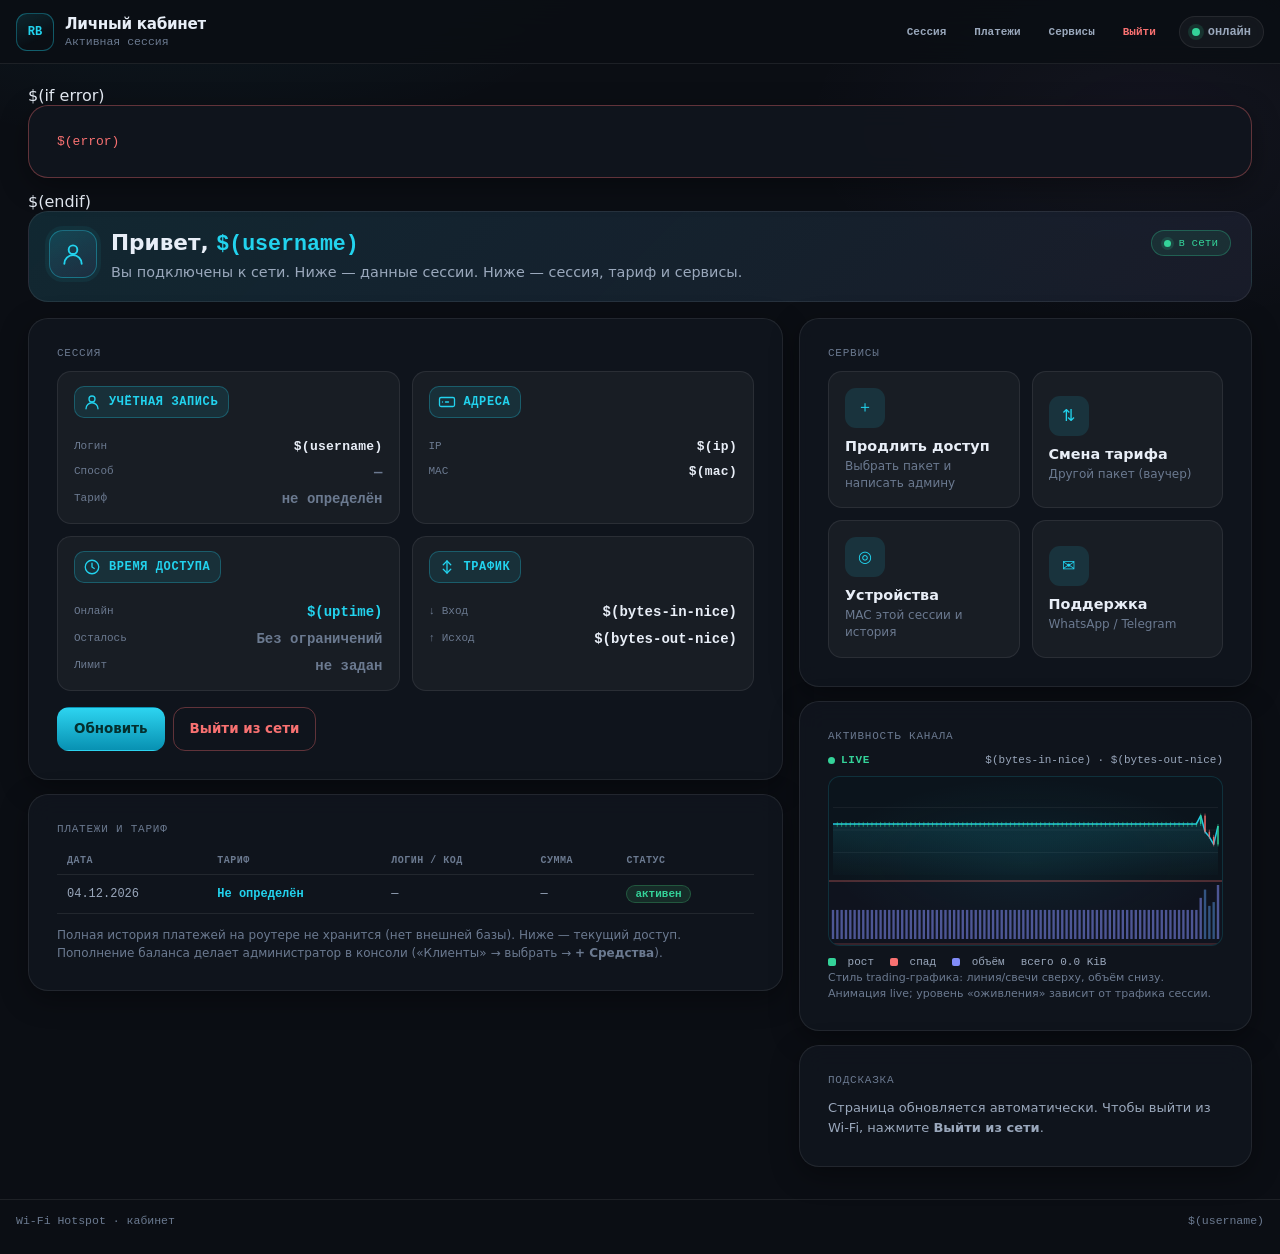
<file: status.html>
<!doctype html>
<html lang="ru">
<head>
  <meta charset="UTF-8">
  <meta name="viewport" content="width=device-width, initial-scale=1, viewport-fit=cover">
  <meta name="theme-color" content="#0B0E14">
  <meta http-equiv="refresh" content="60">
  <title>Кабинет · Wi‑Fi Hotspot</title>
  <link rel="stylesheet" href="assets/css/app.css?v=19">
  <script src="assets/js/cabinet-config.js?v=2"></script>
</head>
<body class="cab-page">
  <div class="app-shell">
    <div class="workspace">
      <header class="topbar">
        <div class="brand topbar__brand">
          <span class="brand__mark">RB</span>
          <span>
            <strong>Личный кабинет</strong>
            <small>Активная сессия</small>
          </span>
        </div>
        <nav class="top-links" aria-label="Разделы">
          <a href="#session">Сессия</a>
          <a href="#payments">Платежи</a>
          <a href="#services">Сервисы</a>
          <a class="is-exit" href="$(link-logout)">Выйти</a>
        </nav>
        <span class="network-pill">
          <span class="network-pill__dot"></span>
          онлайн
        </span>
      </header>

      <main class="main-content">
        $(if error)
        <div class="panel" style="margin-bottom:14px;border-color:rgba(248,113,113,.35)">
          <p style="color:var(--bad);font-family:var(--mono);font-size:13px;margin:0">$(error)</p>
        </div>
        $(endif)

        <div class="cab-banner">
          <div class="cab-banner__main">
            <div class="cab-avatar" aria-hidden="true">
              <svg viewBox="0 0 24 24" fill="none" stroke="currentColor" stroke-width="1.75" stroke-linecap="round" stroke-linejoin="round">
                <path d="M20 21a8 8 0 0 0-16 0"/>
                <circle cx="12" cy="8" r="4"/>
              </svg>
            </div>
            <div>
              <h1>Привет, <span class="cab-user">$(username)</span></h1>
              <p>Вы подключены к сети. Ниже — данные сессии. Ниже — сессия, тариф и сервисы.</p>
            </div>
          </div>
          <span class="online-pill"><i></i> в сети</span>
        </div>

        <div class="cab-layout">
          <div>
            <div class="panel" id="session">
              <p class="section-title">Сессия</p>
              <div class="cab-grid cab-grid--4">
                <div class="cab-stat">
                  <div class="k">
                    <svg viewBox="0 0 24 24" fill="none" stroke="currentColor" stroke-width="1.75" stroke-linecap="round" stroke-linejoin="round" aria-hidden="true">
                      <path d="M20 21a8 8 0 0 0-16 0"/>
                      <circle cx="12" cy="8" r="4"/>
                    </svg>
                    Учётная запись
                  </div>
                  <div class="line">
                    <span class="lbl">Логин</span>
                    <span class="v addr" id="sessUser">$(username)</span>
                  </div>
                  <div class="line">
                    <span class="lbl">Способ</span>
                    <span class="v muted" id="sessLoginBy">$(login-by)</span>
                  </div>
                  <div class="line">
                    <span class="lbl">Тариф</span>
                    <span class="v accent" id="sessTariff">определяем…</span>
                  </div>
                </div>
                <div class="cab-stat">
                  <div class="k">
                    <svg viewBox="0 0 24 24" fill="none" stroke="currentColor" stroke-width="1.75" stroke-linecap="round" stroke-linejoin="round" aria-hidden="true">
                      <rect x="2" y="6" width="20" height="12" rx="2"/>
                      <path d="M6 12h.01M10 12h4"/>
                    </svg>
                    Адреса
                  </div>
                  <div class="line">
                    <span class="lbl">IP</span>
                    <span class="v addr" id="sessIp">$(ip)</span>
                  </div>
                  <div class="line">
                    <span class="lbl">MAC</span>
                    <span class="v addr" id="sessMac">$(mac)</span>
                  </div>
                </div>
                <div class="cab-stat cab-stat--highlight">
                  <div class="k">
                    <svg viewBox="0 0 24 24" fill="none" stroke="currentColor" stroke-width="1.75" stroke-linecap="round" stroke-linejoin="round" aria-hidden="true">
                      <circle cx="12" cy="12" r="9"/>
                      <path d="M12 7v5l3 2"/>
                    </svg>
                    Время доступа
                  </div>
                  <div class="line">
                    <span class="lbl">Онлайн</span>
                    <span class="v accent" data-fmt-time>$(uptime)</span>
                  </div>
                  <div class="line">
                    <span class="lbl">Осталось</span>
                    <span class="v good" id="sessLeft" data-fmt-left>$(session-time-left)</span>
                  </div>
                  <div class="line">
                    <span class="lbl">Лимит</span>
                    <span class="v muted" id="sessLimit" data-fmt-timeout>$(session-timeout)</span>
                  </div>
                  <span id="sessLeftSecs" hidden>$(session-time-left-secs)</span>
                  <span id="sessTimeoutSecs" hidden>$(session-timeout-secs)</span>
                </div>
                <div class="cab-stat">
                  <div class="k">
                    <svg viewBox="0 0 24 24" fill="none" stroke="currentColor" stroke-width="1.75" stroke-linecap="round" stroke-linejoin="round" aria-hidden="true">
                      <path d="M12 4v16"/>
                      <path d="M7 9l5-5 5 5"/>
                      <path d="M7 15l5 5 5-5"/>
                    </svg>
                    Трафик
                  </div>
                  <div class="line">
                    <span class="lbl">↓ Вход</span>
                    <span class="v" id="bytesInNice">$(bytes-in-nice)</span><span id="bytesInRaw" hidden>$(bytes-in)</span>
                  </div>
                  <div class="line">
                    <span class="lbl">↑ Исход</span>
                    <span class="v" id="bytesOutNice">$(bytes-out-nice)</span><span id="bytesOutRaw" hidden>$(bytes-out)</span>
                  </div>
                  <div class="line">
                    <span class="lbl">Ост. ↓/↑</span>
                    <span class="v muted" id="sessRemain">$(remain-bytes-in) / $(remain-bytes-out)</span>
                  </div>
                </div>
              </div>
              <div class="cab-actions">
                <a class="button button--primary" href="$(link-status)">Обновить</a>
                <a class="button button--secondary" href="$(link-logout)" style="border-color:rgba(248,113,113,.35);color:var(--bad)">Выйти из сети</a>
              </div>
            </div>

            <div class="panel" id="payments">
              <p class="section-title">Платежи и тариф</p>
              <table class="pay-table">
                <thead>
                  <tr>
                    <th>Дата</th>
                    <th>Тариф</th>
                    <th>Логин / код</th>
                    <th>Сумма</th>
                    <th>Статус</th>
                  </tr>
                </thead>
                <tbody id="payBody">
                  <tr>
                    <td colspan="5">
                      <div class="pay-empty">Загрузка…</div>
                    </td>
                  </tr>
                </tbody>
              </table>
              <span id="payUser" hidden>$(username)</span>
              <p class="pay-hint">
                Полная история платежей на роутере не хранится (нет внешней базы).
                Ниже — текущий доступ. Пополнение баланса делает администратор в консоли
                («Клиенты» → выбрать → <b>+ Средства</b>).
              </p>
            </div>
          </div>

          <div>
            <div class="panel" id="services">
              <p class="section-title">Сервисы</p>
              <div class="svc-grid">
                <button type="button" class="svc-card" id="svcExtend" data-svc="extend">
                  <div class="svc-ico">＋</div>
                  <strong>Продлить доступ</strong>
                  <small>Выбрать пакет и написать админу</small>
                </button>
                <button type="button" class="svc-card" id="svcTariff" data-svc="tariff">
                  <div class="svc-ico">⇅</div>
                  <strong>Смена тарифа</strong>
                  <small>Другой пакет (ваучер)</small>
                </button>
                <button type="button" class="svc-card" id="svcDevices" data-svc="devices">
                  <div class="svc-ico">◎</div>
                  <strong>Устройства</strong>
                  <small>MAC этой сессии и история</small>
                </button>
                <button type="button" class="svc-card" id="svcSupport" data-svc="support">
                  <div class="svc-ico">✉</div>
                  <strong>Поддержка</strong>
                  <small>WhatsApp / Telegram</small>
                </button>
              </div>
              <div id="svcPanel" class="svc-panel" hidden></div>
            </div>

            <div class="panel" id="usage">
              <p class="section-title">Активность канала</p>
              <div class="wave-head">
                <span class="wave-live"><span class="wave-live-dot"></span> live</span>
                <span class="wave-meta" id="waveMeta">—</span>
              </div>
              <div class="wave-wrap">
                <canvas id="waveCanvas" width="640" height="120" aria-label="График активности"></canvas>
              </div>
              <div class="wave-legend">
                <span><i class="wdot wdot--up"></i> рост</span>
                <span><i class="wdot wdot--dn"></i> спад</span>
                <span><i class="wdot wdot--vol"></i> объём</span>
                <span id="waveTotal">всего —</span>
              </div>
              <p class="usage-note">Стиль trading-графика: линия/свечи сверху, объём снизу. Анимация live; уровень «оживления» зависит от трафика сессии.</p>
            </div>

            <div class="panel">
              <p class="section-title">Подсказка</p>
              <p style="margin:0;color:var(--text-dim);font-size:13px;line-height:1.55">
                Страница обновляется автоматически.
                Чтобы выйти из Wi‑Fi, нажмите <b>Выйти из сети</b>.
              </p>
            </div>
          </div>
        </div>
      </main>

      <footer class="site-footer">
        <span>Wi‑Fi Hotspot · кабинет</span>
        <span>$(username)</span>
      </footer>
    </div>
  </div>

  <script>
    (function () {
      // 3m47s / 1h2m3s / 2d3h → "3 мин 47 сек"
      function formatMtTime(raw) {
        var s = String(raw || "").trim();
        if (!s || s.indexOf("$(") !== -1) return s;
        var d = 0, h = 0, m = 0, sec = 0;
        var md = s.match(/(\d+)d/); if (md) d = +md[1];
        var mh = s.match(/(\d+)h/); if (mh) h = +mh[1];
        var mm = s.match(/(\d+)m/); if (mm) m = +mm[1];
        var ms = s.match(/(\d+)s/); if (ms) sec = +ms[1];
        if (!d && !h && !m && !sec && !/^\d/.test(s)) return s;
        var parts = [];
        if (d) parts.push(d + " д");
        if (h) parts.push(h + " ч");
        if (m) parts.push(m + " мин");
        if (sec || !parts.length) parts.push(sec + " сек");
        return parts.join(" ");
      }
      function fmtSecs(sec) {
        sec = parseInt(sec, 10);
        if (!isFinite(sec) || sec < 0) return "";
        var d = Math.floor(sec / 86400); sec %= 86400;
        var h = Math.floor(sec / 3600); sec %= 3600;
        var m = Math.floor(sec / 60); var s = sec % 60;
        var parts = [];
        if (d) parts.push(d + " д");
        if (h) parts.push(h + " ч");
        if (m) parts.push(m + " мин");
        if (s || !parts.length) parts.push(s + " сек");
        return parts.join(" ");
      }
      function isEmptyVar(raw) {
        raw = String(raw || "").trim();
        return !raw || raw.indexOf("$(") !== -1 || raw === "none" || raw === "unlimited";
      }

      document.querySelectorAll("[data-fmt-time]").forEach(function (el) {
        var raw = el.textContent;
        var f = formatMtTime(raw);
        if (f) el.textContent = f;
      });

      // Осталось: session-time-left, иначе session-time-left-secs
      document.querySelectorAll("[data-fmt-left]").forEach(function (el) {
        var raw = String(el.textContent || "").trim();
        el.setAttribute("data-raw", raw);
        var secsEl = document.getElementById("sessLeftSecs");
        var secsRaw = secsEl ? String(secsEl.textContent || "").trim() : "";
        var formatted = "";
        if (!isEmptyVar(raw) && raw !== "0s" && raw !== "0" && !/^0+[smhd]?$/i.test(raw)) {
          formatted = formatMtTime(raw) || raw;
        } else if (secsRaw && secsRaw.indexOf("$(") === -1 && /^\d+$/.test(secsRaw) && parseInt(secsRaw, 10) > 0) {
          formatted = fmtSecs(secsRaw);
        }
        if (formatted) {
          el.textContent = formatted;
          el.classList.add("good");
          el.classList.remove("muted");
        } else {
          el.textContent = "Без ограничений";
          el.classList.remove("good");
          el.classList.add("muted");
        }
      });

      document.querySelectorAll("[data-fmt-timeout]").forEach(function (el) {
        var raw = String(el.textContent || "").trim();
        el.setAttribute("data-raw", raw);
        var secsEl = document.getElementById("sessTimeoutSecs");
        var secsRaw = secsEl ? String(secsEl.textContent || "").trim() : "";
        if (!isEmptyVar(raw) && raw !== "0s" && raw !== "0") {
          el.textContent = formatMtTime(raw) || raw;
        } else if (secsRaw && secsRaw.indexOf("$(") === -1 && /^\d+$/.test(secsRaw) && parseInt(secsRaw, 10) > 0) {
          el.textContent = fmtSecs(secsRaw);
        } else {
          el.textContent = "не задан";
        }
      });

      // login-by: понятные подписи
      var lb = document.getElementById("sessLoginBy");
      if (lb) {
        var rawLb = String(lb.textContent || "").trim().toLowerCase();
        var map = {
          "https": "через HTTPS",
          "http": "через HTTP",
          "http,https": "веб-форма",
          "https,http": "веб-форма",
          "cookie": "сохранённая сессия",
          "mac": "по MAC",
          "trial": "пробный доступ",
          "chap": "CHAP",
          "pap": "PAP"
        };
        if (isEmptyVar(lb.textContent)) lb.textContent = "—";
        else if (map[rawLb]) lb.textContent = map[rawLb];
      }

      /* тариф: status не отдаёт profile UM — сопоставляем лимит сессии с packages */
      function parseMtToSeconds(raw) {
        raw = String(raw || "").trim();
        if (!raw || raw.indexOf("$(") !== -1) return 0;
        if (/^\d+$/.test(raw)) return parseInt(raw, 10) || 0;
        var d = 0, h = 0, m = 0, s = 0;
        // EN: 1d2h3m4s  |  RU: 1 д 2 ч 3 мин 4 сек
        var md = raw.match(/(\d+)\s*d\b/i) || raw.match(/(\d+)\s*д/i); if (md) d = +md[1];
        var mh = raw.match(/(\d+)\s*h\b/i) || raw.match(/(\d+)\s*ч/i); if (mh) h = +mh[1];
        var mm = raw.match(/(\d+)\s*m(?![is])/i) || raw.match(/(\d+)\s*мин/i); if (mm) m = +mm[1];
        var ms = raw.match(/(\d+)\s*s\b/i) || raw.match(/(\d+)\s*сек/i); if (ms) s = +ms[1];
        var col = raw.match(/^(?:(\d+)d\s+)?(\d{1,2}):(\d{2}):(\d{2})$/i);
        if (col) {
          d = col[1] ? +col[1] : d;
          h = +col[2]; m = +col[3]; s = +col[4];
        }
        return d * 86400 + h * 3600 + m * 60 + s;
      }
      function detectTariff(pkgs) {
        pkgs = pkgs || [];
        var limitEl = document.getElementById("sessLimit");
        var leftEl = document.getElementById("sessLeft");
        var leftSecsEl = document.getElementById("sessLeftSecs");
        var toSecsEl = document.getElementById("sessTimeoutSecs");
        var cands = [];
        if (limitEl) cands.push(parseMtToSeconds(limitEl.getAttribute("data-raw") || limitEl.textContent));
        if (toSecsEl) cands.push(parseMtToSeconds(toSecsEl.textContent));
        if (leftSecsEl) cands.push(parseMtToSeconds(leftSecsEl.textContent));
        if (leftEl) cands.push(parseMtToSeconds(leftEl.getAttribute("data-raw") || leftEl.textContent));
        var bestSec = 0;
        cands.forEach(function (n) { if (n > bestSec) bestSec = n; });
        if (!bestSec || !pkgs.length) return null;
        // нормализуем seconds у пакетов
        pkgs.forEach(function (p) {
          if (!p.seconds) {
            if (p.profile === "1hour" || p.id === "1h") p.seconds = 3600;
            else if (p.profile === "1day" || p.id === "1d") p.seconds = 86400;
            else if (p.profile === "7day" || p.profile === "7days" || p.id === "7d") p.seconds = 604800;
          }
        });
        // 1) точное совпадение с полным пакетом (±15%)
        var best = null, bestDiff = Infinity;
        pkgs.forEach(function (p) {
          var ps = p.seconds || 0;
          if (!ps) return;
          var diff = Math.abs(ps - bestSec);
          if (diff < bestDiff) { bestDiff = diff; best = p; }
        });
        if (best && bestDiff <= Math.max((best.seconds || 0) * 0.15, 600)) return best;
        // 2) остаток времени «внутри» пакета (уже частично израсходован)
        var fit = null;
        pkgs.forEach(function (p) {
          var ps = p.seconds || 0;
          if (!ps) return;
          if (bestSec <= ps * 1.02 && bestSec >= ps * 0.05) {
            if (!fit || ps < fit.seconds) fit = p; // ближайший больший/равный пакет
          }
        });
        // предпочти пакети, где bestSec ближе к полному сроку (сверху)
        if (fit) {
          var candidates = pkgs.filter(function (p) {
            return p.seconds && bestSec <= p.seconds * 1.02 && bestSec >= p.seconds * 0.05;
          });
          candidates.sort(function (a, b) {
            return Math.abs(a.seconds - bestSec) - Math.abs(b.seconds - bestSec);
          });
          return candidates[0] || fit;
        }
        return null;
      }

      // remain bytes: если переменные не подставились — скрыть строку
      var rem = document.getElementById("sessRemain");
      if (rem) {
        var rt = String(rem.textContent || "").trim();
        if (rt.indexOf("$(") !== -1 || rt === "/" || rt === " / " || /^0\s*\/\s*0$/.test(rt)) {
          var line = rem.closest(".line");
          if (line) line.style.display = "none";
        }
      }

      /* —— сервисы —— */
      var cfg = window.CABINET_CONFIG || {};
      var _detected = detectTariff(cfg.packages || []);
      window.__currentTariff = _detected;
      var tariffEl = document.getElementById("sessTariff");
      if (tariffEl) {
        if (_detected) {
          tariffEl.textContent = _detected.name + " · " + _detected.price;
          tariffEl.classList.add("accent");
          tariffEl.classList.remove("muted");
        } else {
          // fallback: показать срок лимита сессии как «пакет»
          var limEl = document.getElementById("sessLimit");
          var limTxt = limEl ? String(limEl.textContent || "").trim() : "";
          if (limTxt && limTxt !== "не задан" && limTxt.indexOf("$(") === -1) {
            tariffEl.textContent = "пакет · " + limTxt;
            tariffEl.classList.add("accent");
            tariffEl.classList.remove("muted");
          } else {
            tariffEl.textContent = "не определён";
            tariffEl.classList.remove("accent");
            tariffEl.classList.add("muted");
          }
        }
      }
      // Блок «Платежи и тариф»
      (function fillPayments(){
        var body = document.getElementById("payBody");
        var userEl = document.getElementById("payUser");
        var userName = userEl ? String(userEl.textContent || "").trim() : "";
        if (userName.indexOf("$(") !== -1) userName = "";
        var tName = "—";
        var tPrice = "—";
        if (_detected) {
          tName = _detected.name;
          tPrice = _detected.price || "—";
        } else {
          var limEl2 = document.getElementById("sessLimit");
          var lim2 = limEl2 ? String(limEl2.textContent || "").trim() : "";
          if (lim2 && lim2 !== "не задан") tName = lim2;
          else tName = "Не определён";
        }
        var now = new Date();
        var ds = now.toLocaleDateString("uk-UA", { day: "2-digit", month: "2-digit", year: "numeric" });
        if (body) {
          body.innerHTML = "<tr>"
            + "<td>" + ds + "</td>"
            + "<td><strong style=\"color:var(--accent)\">" + tName + "</strong></td>"
            + "<td class=\"addr\">" + (userName || "—") + "</td>"
            + "<td>" + tPrice + "</td>"
            + "<td><span class=\"pay-status pay-status--ok\">активен</span></td>"
            + "</tr>";
        }
      })();

      (function startWave(){
        var canvas = document.getElementById("waveCanvas");
        if (!canvas || !canvas.getContext) return;
        var ctx = canvas.getContext("2d");
        var meta = document.getElementById("waveMeta");
        var totalEl = document.getElementById("waveTotal");

        function parseNiceBytes(s){
          s = String(s||"").trim().replace(",", ".");
          if (!s || s.indexOf("$(") !== -1) return 0;
          var m = s.match(/([\d.]+)\s*(B|KiB|MiB|GiB|KB|MB|GB|k|M|G)?/i);
          if (!m) return 0;
          var v = parseFloat(m[1])||0;
          var u = (m[2]||"B").toUpperCase();
          if (u === "KIB" || u === "KB" || u === "K") return v * 1024;
          if (u === "MIB" || u === "MB" || u === "M") return v * 1048576;
          if (u === "GIB" || u === "GB" || u === "G") return v * 1073741824;
          return v;
        }
        function fmtBytes(n){
          n = Number(n)||0;
          if (n < 1048576) return (n/1024).toFixed(1) + " KiB";
          if (n < 1073741824) return (n/1048576).toFixed(1) + " MiB";
          return (n/1073741824).toFixed(2) + " GiB";
        }

        var inNice = document.getElementById("bytesInNice");
        var outNice = document.getElementById("bytesOutNice");
        var inRaw = document.getElementById("bytesInRaw");
        var outRaw = document.getElementById("bytesOutRaw");
        var bin = 0, bout = 0;
        if (inRaw) {
          var ir = String(inRaw.textContent||"").trim();
          if (ir.indexOf("$(") === -1) bin = parseInt(ir,10)||0;
        }
        if (outRaw) {
          var or_ = String(outRaw.textContent||"").trim();
          if (or_.indexOf("$(") === -1) bout = parseInt(or_,10)||0;
        }
        if (!bin && inNice) bin = parseNiceBytes(inNice.textContent);
        if (!bout && outNice) bout = parseNiceBytes(outNice.textContent);
        var total = bin + bout;
        if (totalEl) totalEl.textContent = "всего " + fmtBytes(total);
        if (meta) {
          meta.textContent = (inNice ? String(inNice.textContent).trim() : fmtBytes(bin))
            + "  ·  " + (outNice ? String(outNice.textContent).trim() : fmtBytes(bout));
        }

        var intensity = 0.25;
        if (total > 0) intensity = Math.min(1, 0.2 + Math.log10(total + 10) / 7);
        var speedBoost = 0.35;
        try {
          var prev = sessionStorage.getItem("cab_wave_bytes");
          var prevT = sessionStorage.getItem("cab_wave_t");
          var now = Date.now();
          if (prev && prevT) {
            var dBytes = total - parseFloat(prev);
            var dSec = Math.max(0.5, (now - parseFloat(prevT)) / 1000);
            if (dBytes > 0) {
              speedBoost = Math.min(1.15, 0.3 + Math.log10(dBytes / dSec + 10) / 5);
            } else {
              speedBoost = 0.22;
            }
          }
          sessionStorage.setItem("cab_wave_bytes", String(total));
          sessionStorage.setItem("cab_wave_t", String(now));
        } catch (e) {}

        // история цены (линия) и объёма
        var MAX = 90;
        var prices = [];
        var volumes = [];
        var price = 50;
        var i;
        for (i = 0; i < MAX; i++) {
          prices.push(50);
          volumes.push(0.15);
        }

        var reduced = window.matchMedia && window.matchMedia("(prefers-reduced-motion: reduce)").matches;
        var acc = 0;
        var lastTs = 0;

        function resize(){
          var wrap = canvas.parentElement;
          var w = Math.max(280, wrap ? wrap.clientWidth : 320);
          var h = window.innerWidth < 520 ? 140 : 168;
          var dpr = Math.min(window.devicePixelRatio || 1, 2);
          canvas.width = Math.floor(w * dpr);
          canvas.height = Math.floor(h * dpr);
          canvas.style.width = w + "px";
          canvas.style.height = h + "px";
          ctx.setTransform(dpr, 0, 0, dpr, 0, 0);
        }
        resize();
        window.addEventListener("resize", resize);

        function stepSim(dt){
          // «рыночная» динамика, амплитуда от трафика
          var vol = (0.4 + intensity * 1.4) * (0.5 + speedBoost);
          var drift = Math.sin(acc * 0.7) * 0.15 * intensity;
          var shock = (Math.random() - 0.5) * vol * 2.2;
          price = price + drift + shock;
          if (price < 8) price = 8 + Math.random() * 3;
          if (price > 92) price = 92 - Math.random() * 3;
          var vBar = Math.abs(shock) / (vol * 2.2 + 0.01);
          vBar = Math.min(1, 0.12 + vBar * 0.85 * speedBoost + Math.random() * 0.08);
          prices.push(price);
          volumes.push(vBar);
          if (prices.length > MAX) prices.shift();
          if (volumes.length > MAX) volumes.shift();
        }

        function draw(){
          var w = canvas.clientWidth;
          var h = canvas.clientHeight;
          ctx.clearRect(0, 0, w, h);

          var padL = 4, padR = 4, padT = 8;
          var split = Math.floor(h * 0.62);
          var chartH = split - padT - 6;
          var volTop = split + 4;
          var volH = h - volTop - 6;
          var n = prices.length;
          var slot = (w - padL - padR) / Math.max(1, n - 1);

          // зоны
          ctx.fillStyle = "rgba(34,211,238,0.03)";
          ctx.fillRect(0, 0, w, split);
          ctx.fillStyle = "rgba(129,140,248,0.04)";
          ctx.fillRect(0, split, w, h - split);

          // разделитель как на референсе
          ctx.strokeStyle = "rgba(248,113,113,0.55)";
          ctx.lineWidth = 1;
          ctx.beginPath();
          ctx.moveTo(0, split);
          ctx.lineTo(w, split);
          ctx.stroke();

          // сетка верхней зоны
          ctx.strokeStyle = "rgba(255,255,255,0.05)";
          ctx.lineWidth = 1;
          for (i = 1; i < 4; i++) {
            var gy = padT + (chartH / 4) * i;
            ctx.beginPath();
            ctx.moveTo(padL, gy);
            ctx.lineTo(w - padR, gy);
            ctx.stroke();
          }

          // линия + «свечи» (тонкие палочки high-low)
          var minP = 100, maxP = 0;
          for (i = 0; i < n; i++) {
            if (prices[i] < minP) minP = prices[i];
            if (prices[i] > maxP) maxP = prices[i];
          }
          var span = Math.max(8, maxP - minP);
          minP -= span * 0.12;
          maxP += span * 0.12;
          span = maxP - minP;

          function yAt(p){
            return padT + chartH - ((p - minP) / span) * chartH;
          }

          // заливка под линией
          ctx.beginPath();
          for (i = 0; i < n; i++) {
            var x = padL + i * slot;
            var y = yAt(prices[i]);
            if (i === 0) ctx.moveTo(x, y);
            else ctx.lineTo(x, y);
          }
          ctx.lineTo(padL + (n - 1) * slot, padT + chartH);
          ctx.lineTo(padL, padT + chartH);
          ctx.closePath();
          var fillGrad = ctx.createLinearGradient(0, padT, 0, padT + chartH);
          fillGrad.addColorStop(0, "rgba(34,211,238,0.22)");
          fillGrad.addColorStop(1, "rgba(34,211,238,0.01)");
          ctx.fillStyle = fillGrad;
          ctx.fill();

          // линия
          ctx.beginPath();
          for (i = 0; i < n; i++) {
            x = padL + i * slot;
            y = yAt(prices[i]);
            if (i === 0) ctx.moveTo(x, y);
            else ctx.lineTo(x, y);
          }
          ctx.strokeStyle = "rgba(34,211,238,0.95)";
          ctx.lineWidth = 1.5;
          ctx.lineJoin = "round";
          ctx.stroke();

          // мини-свечи (цвет по направлению)
          var bodyW = Math.max(1.5, slot * 0.35);
          for (i = 1; i < n; i++) {
            var up = prices[i] >= prices[i - 1];
            x = padL + i * slot;
            var y0 = yAt(prices[i - 1]);
            var y1 = yAt(prices[i]);
            var yTop = Math.min(y0, y1);
            var yBot = Math.max(y0, y1);
            if (yBot - yTop < 1) yBot = yTop + 1;
            ctx.fillStyle = up ? "rgba(52,211,153,0.85)" : "rgba(248,113,113,0.85)";
            ctx.fillRect(x - bodyW / 2, yTop, bodyW, yBot - yTop);
            // wick
            ctx.strokeStyle = up ? "rgba(52,211,153,0.5)" : "rgba(248,113,113,0.5)";
            ctx.lineWidth = 1;
            ctx.beginPath();
            ctx.moveTo(x, yTop - 2);
            ctx.lineTo(x, yBot + 2);
            ctx.stroke();
          }

          // volume bars (нижняя панель)
          var maxV = 0.01;
          for (i = 0; i < n; i++) if (volumes[i] > maxV) maxV = volumes[i];
          var barW = Math.max(1.5, slot * 0.55);
          for (i = 0; i < n; i++) {
            x = padL + i * slot;
            var bh = (volumes[i] / maxV) * volH;
            var up2 = i === 0 ? true : prices[i] >= prices[i - 1];
            ctx.fillStyle = up2 ? "rgba(129,140,248,0.55)" : "rgba(96,165,250,0.45)";
            ctx.fillRect(x - barW / 2, volTop + volH - bh, barW, bh);
          }

          // нижняя красная линия рамки volume
          ctx.strokeStyle = "rgba(248,113,113,0.35)";
          ctx.beginPath();
          ctx.moveTo(0, h - 1);
          ctx.lineTo(w, h - 1);
          ctx.stroke();
        }

        function loop(ts){
          if (!lastTs) lastTs = ts;
          var dt = Math.min(0.05, (ts - lastTs) / 1000);
          lastTs = ts;
          acc += dt;
          // новый столбец ~8–12 раз/сек в зависимости от активности
          var interval = reduced ? 0.35 : (0.09 / (0.55 + speedBoost * 0.7));
          if (acc >= interval) {
            acc = 0;
            stepSim(dt);
          }
          draw();
          requestAnimationFrame(loop);
        }
        requestAnimationFrame(loop);

        try {
          if (!window.__cabWaveReload) {
            window.__cabWaveReload = true;
            setTimeout(function(){
              var a = document.querySelector('a.button--primary[href*="status"]');
              if (a && a.href) location.href = a.href;
            }, 25000);
          }
        } catch (e) {}
      })();

      var panel = document.getElementById("svcPanel");
      var userEl = document.querySelector(".cab-user");
      var userName = userEl ? userEl.textContent.trim() : "";
      if (userName.indexOf("$(") !== -1) userName = "";
      var macEl = document.getElementById("sessMac");
      var currentMac = macEl ? macEl.textContent.trim() : "";
      if (currentMac.indexOf("$(") !== -1) currentMac = "";

      function waUrl(text) {
        var n = String(cfg.whatsapp || "").replace(/\D/g, "");
        if (!n) return "";
        return "https://wa.me/" + n + "?text=" + encodeURIComponent(text || "");
      }
      function tgUrl() {
        var t = String(cfg.telegram || "").trim();
        if (!t) return "";
        if (/^https?:\/\//i.test(t)) return t;
        return "https://t.me/" + t.replace(/^@/, "");
      }
      function linkButtons(orderText) {
        var html = '<div class="svc-links">';
        var w = waUrl(orderText);
        var g = tgUrl();
        if (w) html += '<a class="button button--primary" target="_blank" rel="noopener" href="' + w + '">WhatsApp</a>';
        if (g) html += '<a class="button button--secondary" target="_blank" rel="noopener" href="' + g + '">Telegram</a>';
        if (!w && !g) {
          html += '<p style="margin:0;color:var(--text-faint);font-size:12px;font-family:var(--mono)">Укажите whatsapp или telegram в assets/js/cabinet-config.js?v=2</p>';
        }
        html += "</div>";
        return html;
      }
      function showPanel(title, bodyHtml) {
        panel.hidden = false;
        panel.innerHTML = "<h3>" + title + "</h3>" + bodyHtml;
        panel.scrollIntoView({ behavior: "smooth", block: "nearest" });
      }
      function botOrderUrl(profile) {
        var t = String(cfg.telegram || "").trim();
        if (!t) return "";
        if (/^https?:\/\//i.test(t)) {
          var base = t.split("?")[0];
          return base + "?start=order_" + encodeURIComponent(profile);
        }
        return "https://t.me/" + t.replace(/^@/, "") + "?start=order_" + encodeURIComponent(profile);
      }
      function packagesHtml(mode) {
        var list = cfg.packages || [];
        if (!list.length) return "<p>Тарифы не заданы в cabinet-config.js?v=2</p>";
        var cur = window.__currentTariff;
        var html = "";
        if (cur) {
          html += '<p style="margin:0 0 12px;padding:10px 12px;border-radius:10px;border:1px solid rgba(34,211,238,.3);background:rgba(34,211,238,.08);font-size:13px;">'
            + "Сейчас: <b style=\"color:var(--accent)\">" + cur.name + "</b> · " + cur.price
            + (mode === "tariff" ? " — выберите новый пакет ниже" : "")
            + "</p>";
        } else {
          html += '<p style="margin:0 0 12px;color:var(--text-faint);font-size:12px;">Текущий тариф не определён (нет лимита сессии на стороне Hotspot). Выберите пакет:</p>';
        }
        html += '<div class="pkg-list">';
        list.forEach(function (pkg) {
          var href = botOrderUrl(pkg.profile);
          var isCur = cur && cur.profile === pkg.profile;
          html += '<button type="button" class="pkg-item" data-href="' + String(href).replace(/"/g, "&quot;") + '"'
            + (isCur ? ' style="border-color:var(--accent);"' : "") + ">"
            + "<div><strong>" + pkg.name + (isCur ? " · текущий" : "") + "</strong><span>" + pkg.duration + " · " + pkg.profile + "</span></div>"
            + "<em>" + pkg.price + "</em></button>";
        });
        html += "</div><p>Выберите пакет → Telegram-бот. После подтверждения придёт <b>новый код</b> — войдите им заново.</p>";
        return html;
      }

      var se = document.getElementById("svcExtend");
      var st = document.getElementById("svcTariff");
      var sd = document.getElementById("svcDevices");
      var ss = document.getElementById("svcSupport");
      if (se) se.addEventListener("click", function () { showPanel("Продлить доступ", packagesHtml("extend")); });
      if (st) st.addEventListener("click", function () { showPanel("Смена тарифа", packagesHtml("tariff")); });
      if (ss) ss.addEventListener("click", function () {
        var tgl = String(cfg.telegram || "").trim();
        var href = "";
        if (tgl) {
          href = /^https?:\/\//i.test(tgl) ? tgl : ("https://t.me/" + tgl.replace(/^@/, ""));
        }
        var body = "<p>Связь с администратором через Telegram.</p>";
        if (href) {
          body += '<div class="svc-links"><a class="button button--primary" target="_blank" rel="noopener" href="' + href + '">Открыть Telegram</a></div>';
        } else {
          body += '<p style="color:var(--text-faint);font-family:var(--mono);font-size:12px">Укажите telegram в cabinet-config.js?v=2</p>';
        }
        showPanel("Поддержка", body);
      });
      if (sd) sd.addEventListener("click", function () {
        var html = "<p>Текущая сессия:</p><ul class='mac-list'>";
        html += "<li><span>Сейчас</span><b class='mac-now'>" + (currentMac || "—") + "</b></li></ul>";
        html += "<p style='margin-top:12px'>Полная история MAC на всех устройствах — через on-login скрипт на роутере (инструкция). В браузере хранится локальный список:</p>";
        try {
          var key = "hs_macs_" + userName;
          var arr = JSON.parse(localStorage.getItem(key) || "[]");
          if (currentMac && arr.indexOf(currentMac) === -1) {
            arr.unshift(currentMac);
            if (arr.length > 12) arr = arr.slice(0, 12);
            localStorage.setItem(key, JSON.stringify(arr));
          }
          if (arr.length) {
            html += "<ul class='mac-list'>";
            arr.forEach(function (m) {
              html += "<li><span>ранее</span><b>" + m + "</b></li>";
            });
            html += "</ul>";
          }
        } catch (e) {}
        showPanel("Устройства", html);
      });
      if (panel) panel.addEventListener("click", function (e) {
        var b = e.target.closest(".pkg-item");
        if (!b) return;
        var href = b.getAttribute("data-href") || b.getAttribute("data-wa");
        if (href) window.open(href, "_blank", "noopener,noreferrer");
        else alert("Укажите telegram (бот) в cabinet-config.js?v=2");
      });
    })();
  </script>
</body>
</html>
</file>
<file: hotspot-console.css>
/* Hotspot Console v3 — mockup layout (sidebar + stats + table) */

:root{
  --bg:#0B0E14;
  --sidebar:#0D1118;
  --panel:#11151C;
  --glass: rgba(17,21,28,0.65);
  --glass-strong: rgba(17,21,28,0.82);
  --glass-border: rgba(255,255,255,0.07);
  --border:#1E2530;
  --border-soft:#181D26;
  --text:#E6EAF0;
  --text-dim:#8B95A8;
  --text-faint:#5A6475;
  --accent:#22D3EE;
  --accent-dim:#0E7490;
  --accent-soft:rgba(34,211,238,0.12);
  --good:#34D399;
  --good-soft:rgba(52,211,153,0.13);
  --bad:#F87171;
  --bad-soft:rgba(248,113,113,0.13);
  --neutral:#94A3B8;
  --neutral-soft:rgba(148,163,184,0.12);
  --violet:#A78BFA;
  --violet-soft:rgba(167,139,250,0.13);
  --radius-lg:14px;
  --radius-md:10px;
  --radius-sm:7px;
  --mono:'IBM Plex Mono', ui-monospace, monospace;
  --sans:'IBM Plex Sans', system-ui, sans-serif;
  --ease: cubic-bezier(.4,0,.2,1);
  --sidebar-w: 220px;
}

*{box-sizing:border-box;margin:0;padding:0;}
html,body{height:100%;}
body{
  background:var(--bg);
  color:var(--text);
  font-family:var(--sans);
  -webkit-font-smoothing:antialiased;
  overflow:hidden;
}

/* min-height:0 — nested flex/grid can scroll (critical on mobile) */
.app{
  display:grid;
  grid-template-columns:var(--sidebar-w) 1fr;
  height:100vh;
  height:100dvh;
  min-height:0;
  overflow:hidden;
}

/* SIDEBAR */
.sidebar{
  background:var(--sidebar);
  border-right:1px solid var(--border);
  display:flex;flex-direction:column;
  padding:16px 0;overflow-y:auto;
  min-height:0;
}
.sidebar-brand{
  display:flex;align-items:center;gap:10px;
  padding:0 16px 18px;border-bottom:1px solid var(--border);margin-bottom:12px;
}
.sidebar-brand .mark{
  width:34px;height:34px;border-radius:9px;
  background:linear-gradient(155deg, var(--accent-soft), transparent 70%);
  border:1px solid var(--accent-dim);
  display:flex;align-items:center;justify-content:center;
  font-family:var(--mono);color:var(--accent);font-weight:700;font-size:13px;
}
.sidebar-brand h1{font-family:var(--mono);font-size:13px;letter-spacing:.08em;font-weight:600;text-transform:uppercase;}
.sidebar-brand .sub{font-size:10px;color:var(--text-faint);font-family:var(--mono);margin-top:1px;}

.nav-item{
  display:flex;align-items:center;gap:10px;
  padding:10px 16px;margin:1px 8px;border-radius:8px;cursor:pointer;
  font-family:var(--mono);font-size:12.5px;color:var(--text-dim);
  transition:background .15s, color .15s;
  border:none;background:transparent;width:calc(100% - 16px);text-align:left;
}
.nav-item:hover{background:rgba(255,255,255,0.04);color:var(--text);}
.nav-item.active{background:var(--accent-soft);color:var(--accent);font-weight:600;}
.nav-item .icon{width:18px;text-align:center;font-size:14px;opacity:.85;}
.nav-section{font-family:var(--mono);font-size:10px;color:var(--text-faint);text-transform:uppercase;letter-spacing:.08em;padding:14px 16px 6px;}

.sidebar-foot{
  margin-top:auto;padding:12px 16px;border-top:1px solid var(--border);
  font-family:var(--mono);font-size:11px;color:var(--text-faint);
}
.sidebar-foot .row{display:flex;justify-content:space-between;margin-bottom:4px;}
.sidebar-foot b{color:var(--text-dim);font-weight:500;}

/* MAIN */
.main{
  display:flex;flex-direction:column;
  overflow:hidden;background:var(--bg);
  min-height:0;min-width:0; /* allow shrink inside CSS grid */
}

.topbar{
  display:flex;align-items:center;justify-content:space-between;
  padding:12px 20px;background:var(--glass);
  -webkit-backdrop-filter:blur(16px);backdrop-filter:blur(16px);
  border-bottom:1px solid var(--glass-border);flex-shrink:0;
}
.topbar-left{display:flex;align-items:center;gap:16px;flex-wrap:wrap;}
.topbar-info{font-family:var(--mono);font-size:12px;color:var(--text-dim);}
.topbar-info b{color:var(--text);font-weight:500;}
.status-chip{
  display:flex;align-items:center;gap:7px;
  font-family:var(--mono);font-size:11.5px;color:var(--text-dim);
  padding:5px 11px;border-radius:20px;
  background:rgba(255,255,255,0.03);border:1px solid var(--border);
}
.led{width:7px;height:7px;border-radius:50%;background:var(--text-faint);}
.led.on{background:var(--good);box-shadow:0 0 0 3px var(--good-soft);animation:pulse 2.2s infinite;}
.led.off{background:var(--bad);box-shadow:0 0 0 3px var(--bad-soft);}
@keyframes pulse{0%,100%{opacity:1;}50%{opacity:.45;}}
.topbar-right{display:flex;align-items:center;gap:8px;}

.stats{
  display:grid;grid-template-columns:repeat(5,1fr);gap:12px;
  padding:16px 20px 0;flex-shrink:0;
}
@media (max-width:1100px){.stats{grid-template-columns:repeat(3,1fr);}}
@media (max-width:700px){.stats{grid-template-columns:repeat(2,1fr);}}
.stat-card{
  background:var(--panel);border:1px solid var(--border);
  border-radius:var(--radius-md);padding:14px 16px;
  transition:border-color .15s;
}
.stat-card:hover{border-color:var(--accent-dim);}
.stat-card .k{font-family:var(--mono);font-size:10px;color:var(--text-faint);text-transform:uppercase;letter-spacing:.07em;margin-bottom:6px;}
.stat-card .v{font-family:var(--mono);font-size:22px;font-weight:600;letter-spacing:-0.03em;}
.stat-card .v.accent{color:var(--accent);}
.stat-card .v.good{color:var(--good);}
.stat-card .v.violet{color:var(--violet);}

.content{
  flex:1;overflow:hidden;display:flex;flex-direction:column;
  padding:16px 20px 20px;min-height:0;
}

.panel{
  background:var(--panel);border:1px solid var(--border);
  border-radius:var(--radius-lg);display:flex;flex-direction:column;
  flex:1;overflow:hidden;min-height:0;
}
.panel-head{
  padding:12px 16px;border-bottom:1px solid var(--border);
  display:flex;align-items:center;justify-content:space-between;flex-wrap:wrap;gap:10px;
  background:var(--glass);-webkit-backdrop-filter:blur(12px);backdrop-filter:blur(12px);flex-shrink:0;
}
.panel-head .title{
  font-family:var(--mono);font-size:12px;letter-spacing:.07em;
  color:var(--text-dim);text-transform:uppercase;font-weight:600;
  display:flex;align-items:center;gap:8px;
}
.panel-head .title .count{
  color:var(--accent);background:var(--accent-soft);border:1px solid var(--accent-dim);
  border-radius:5px;padding:1px 7px;font-size:11px;
}
.panel-body{flex:1;overflow:auto;min-height:0;-webkit-overflow-scrolling:touch;}

.toolbar{display:flex;align-items:center;gap:8px;flex-wrap:wrap;}
.search-input,.filter-select,.refresh-select{
  background:#0A0D12;border:1px solid var(--border);color:var(--text-dim);
  font-family:var(--mono);font-size:12px;border-radius:var(--radius-sm);padding:6px 10px;outline:none;
}
.search-input{width:150px;}
.search-input:focus,.filter-select:focus{border-color:var(--accent);}

table{width:100%;border-collapse:collapse;font-size:12px;}
thead th{
  text-align:left;font-family:var(--mono);font-size:10px;color:var(--text-faint);
  text-transform:uppercase;letter-spacing:.05em;font-weight:600;
  padding:9px 12px;border-bottom:1px solid var(--border);
  position:sticky;top:0;background:var(--panel);white-space:nowrap;
}
thead th.sortable{cursor:pointer;user-select:none;}
thead th.sortable:hover{color:var(--text-dim);}
thead th.sortable::after{content:"⇅";margin-left:4px;opacity:.3;font-size:8px;}
thead th.sortable.sort-asc::after{content:"↑";opacity:1;color:var(--accent);}
thead th.sortable.sort-desc::after{content:"↓";opacity:1;color:var(--accent);}
tbody td{
  padding:8px 12px;border-bottom:1px solid var(--border-soft);
  font-family:var(--mono);color:var(--text-dim);vertical-align:middle;white-space:nowrap;
}
tbody tr:hover td{background:rgba(34,211,238,0.03);}
td.name{color:var(--text);font-weight:500;}
td.truncate, .truncate{
  max-width:160px;overflow:hidden;text-overflow:ellipsis;white-space:nowrap;
}
td.truncate-sm, .truncate-sm{
  max-width:110px;overflow:hidden;text-overflow:ellipsis;white-space:nowrap;
}
.empty-row td{text-align:center;color:var(--text-faint);font-family:var(--sans);padding:32px 12px;font-size:13px;white-space:normal;}

.pill{display:inline-flex;align-items:center;gap:5px;font-family:var(--mono);font-size:10.5px;padding:3px 8px;border-radius:20px;}
.pill.good{background:var(--good-soft);color:var(--good);}
.pill.bad{background:var(--bad-soft);color:var(--bad);}
.pill.neutral{background:var(--neutral-soft);color:var(--neutral);}
.pill.warn{background:var(--accent-soft);color:var(--accent);}
.pill .dot{width:5px;height:5px;border-radius:50%;background:currentColor;}

.row-actions{display:flex;gap:4px;}
.ibtn{width:26px;height:26px;padding:0;display:inline-flex;align-items:center;justify-content:center;font-size:13px;border-radius:6px;}

button{
  font-family:var(--sans);font-weight:600;font-size:12.5px;
  border-radius:var(--radius-sm);border:1px solid transparent;cursor:pointer;
  padding:7px 13px;transition:filter .15s, background .15s, transform .05s;
}
button:active{transform:translateY(1px);}
.btn-primary{background:var(--accent);color:#042f2e;box-shadow:0 3px 12px rgba(34,211,238,0.18);}
.btn-primary:hover{filter:brightness(1.08);}
.btn-ghost{background:rgba(255,255,255,0.02);border-color:var(--border);color:var(--text-dim);}
.btn-ghost:hover{border-color:var(--text-faint);color:var(--text);background:rgba(255,255,255,0.04);}
.btn-danger{background:transparent;border-color:var(--bad);color:var(--bad);}
.btn-danger:hover{background:var(--bad-soft);}
.btn-violet{background:transparent;border-color:var(--violet);color:var(--violet);}
.btn-violet:hover{background:var(--violet-soft);}
.btn-sm{padding:5px 10px;font-size:12px;}
button:disabled{opacity:.4;cursor:not-allowed;}

.bulk-bar{
  display:none;align-items:center;gap:10px;padding:8px 16px;
  font-family:var(--mono);font-size:12px;color:var(--text);
  background:var(--accent-soft);border-bottom:1px solid var(--accent-dim);flex-shrink:0;
}
.bulk-bar.show{display:flex;}

.add-form,.gen-grid,.tariff-form{
  display:none;gap:10px;align-items:end;flex-wrap:wrap;
  padding:14px 16px;border-bottom:1px solid var(--border);
  background:var(--glass);flex-shrink:0;
}
.add-form.open,.gen-grid.open,.tariff-form.open{display:flex;}
.field{display:flex;flex-direction:column;gap:4px;min-width:120px;}
.field label{font-family:var(--mono);font-size:10px;color:var(--text-faint);text-transform:uppercase;letter-spacing:.05em;}
input[type=text],input[type=password],input[type=number],select{
  background:#0A0D12;border:1px solid var(--border);color:var(--text);
  border-radius:var(--radius-sm);padding:8px 10px;font-family:var(--mono);font-size:13px;outline:none;
}
input:focus,select:focus{border-color:var(--accent);box-shadow:0 0 0 3px var(--accent-soft);}
input[type=checkbox]{width:14px;height:14px;accent-color:var(--accent);cursor:pointer;}

/* LOGIN / LOCK */
#loginStage,#lockScreen{
  position:fixed;inset:0;z-index:100;
  background:radial-gradient(ellipse 800px 500px at 50% 30%, rgba(34,211,238,0.05), transparent 60%), rgba(6,7,10,0.9);
  -webkit-backdrop-filter:blur(8px);backdrop-filter:blur(8px);
  display:flex;align-items:center;justify-content:center;padding:20px;
}
.login-box,.lock-box{
  width:100%;max-width:400px;border-radius:var(--radius-lg);padding:28px;
  background:var(--glass-strong);-webkit-backdrop-filter:blur(24px);backdrop-filter:blur(24px);
  border:1px solid var(--glass-border);box-shadow:0 24px 60px rgba(0,0,0,.5);
}
.login-box .mark,.lock-box .mark{
  width:48px;height:48px;border-radius:12px;margin:0 auto 16px;
  background:linear-gradient(155deg, var(--accent-soft), transparent 70%);
  border:1px solid var(--accent-dim);
  display:flex;align-items:center;justify-content:center;
  font-family:var(--mono);color:var(--accent);font-weight:700;font-size:17px;
}
.login-box h2,.lock-box h2{font-family:var(--mono);font-size:14px;letter-spacing:.08em;text-transform:uppercase;text-align:center;margin-bottom:6px;}
.login-box .sub,.lock-box .sub{font-size:12px;color:var(--text-faint);text-align:center;margin-bottom:20px;}
.err-line{color:var(--bad);font-family:var(--mono);font-size:12px;margin-top:10px;display:none;text-align:center;}

/* MODALS — fixed overlay (DOM outside .app); scroll inside box, not clipped by 100dvh */
.modal{
  display:none;position:fixed;inset:0;z-index:80;
  background:rgba(4,5,7,0.75);-webkit-backdrop-filter:blur(5px);backdrop-filter:blur(5px);
  align-items:center;justify-content:center;
  padding:min(40px,4vw) min(20px,3vw);
  overflow-y:auto;-webkit-overflow-scrolling:touch;
}
.modal.open{display:flex;}
.modal-box{
  max-width:520px;width:100%;
  max-height:min(92vh,92dvh);
  display:flex;flex-direction:column;
  border-radius:var(--radius-lg);
  background:var(--glass-strong);-webkit-backdrop-filter:blur(24px);backdrop-filter:blur(24px);
  border:1px solid var(--glass-border);box-shadow:0 24px 60px rgba(0,0,0,.55);
  margin:auto;
}
.modal-box.wide{max-width:760px;}
.modal-head{
  display:flex;justify-content:space-between;align-items:center;
  padding:14px 18px;border-bottom:1px solid var(--glass-border);flex-shrink:0;
}
.modal-head .title{font-family:var(--mono);font-size:12px;color:var(--text-dim);text-transform:uppercase;letter-spacing:.06em;}
.modal-body{
  padding:18px;overflow-y:auto;flex:1;min-height:0;
  -webkit-overflow-scrolling:touch;
}
.modal-actions{
  display:flex;gap:8px;padding:14px 18px;border-top:1px solid var(--glass-border);flex-shrink:0;
}

.details-grid{display:grid;grid-template-columns:1fr 1fr;gap:10px;}
.details-item{background:rgba(255,255,255,0.02);border:1px solid var(--border);border-radius:var(--radius-sm);padding:10px 12px;}
.details-item .label{font-family:var(--mono);font-size:10px;color:var(--text-faint);text-transform:uppercase;letter-spacing:.05em;margin-bottom:3px;}
.details-item .value{font-family:var(--mono);font-size:13px;color:var(--text);}

/* ===== VOUCHER TICKETS ===== */
.voucher-sheet{
  display:grid;
  grid-template-columns:repeat(auto-fill,minmax(280px,1fr));
  gap:14px;
}
.voucher-card{
  border:1px solid var(--border);
  border-radius:12px;
  background:linear-gradient(160deg, rgba(34,211,238,0.06), transparent 42%), var(--panel);
  overflow:hidden;
  display:flex;flex-direction:column;
  min-height:200px;
}
.vc-head{
  display:flex;align-items:center;gap:10px;
  padding:12px 14px;
  border-bottom:1px solid var(--border);
  background:rgba(0,0,0,0.18);
}
.vc-logo{
  width:36px;height:36px;border-radius:9px;flex-shrink:0;
  background:linear-gradient(155deg, var(--accent-soft), transparent 70%);
  border:1px solid var(--accent-dim);
  display:flex;align-items:center;justify-content:center;
}
.vc-mark{
  font-family:var(--mono);color:var(--accent);font-weight:700;font-size:12px;
}
.vc-brand{flex:1;min-width:0;}
.vc-brand-name{
  font-family:var(--mono);font-size:13px;font-weight:600;color:var(--text);
  white-space:nowrap;overflow:hidden;text-overflow:ellipsis;
}
.vc-brand-sub{font-family:var(--mono);font-size:10px;color:var(--text-faint);margin-top:1px;}
.vc-price{
  font-family:var(--mono);font-size:14px;font-weight:700;color:var(--accent);
  white-space:nowrap;
}
.vc-body{
  display:grid;grid-template-columns:1fr 140px;
  gap:12px;padding:14px;align-items:center;flex:1;
}
.vc-tariff-pill{
  display:inline-block;font-family:var(--mono);font-size:10px;
  color:var(--text-dim);border:1px solid var(--border);border-radius:20px;
  padding:3px 10px;margin-bottom:10px;text-transform:uppercase;letter-spacing:.04em;
}
.vc-field{margin-bottom:8px;}
.vc-label{
  display:block;font-family:var(--mono);font-size:9px;color:var(--text-faint);
  text-transform:uppercase;letter-spacing:.05em;margin-bottom:2px;
}
.vc-value{
  display:block;font-family:var(--mono);font-size:18px;font-weight:700;
  color:var(--accent);letter-spacing:.04em;
}
.vc-value-lg{font-size:22px;letter-spacing:.08em;}
.vc-box{
  border:1px solid var(--border);border-radius:6px;padding:6px 10px;
  background:rgba(0,0,0,0.2);margin-top:2px;
}
.vc-steps{
  margin:10px 0 0;padding-left:18px;
  font-family:var(--mono);font-size:10px;color:var(--text-faint);line-height:1.55;
}
.vc-steps li{margin-bottom:2px;}
.voucher-card.vc-guest .vc-brand-sub{color:var(--accent);}
.voucher-card.vc-user .vc-brand-sub{color:var(--violet);}
.vc-hint{font-family:var(--mono);font-size:10px;color:var(--text-faint);margin-top:8px;line-height:1.35;}
.vc-qr-wrap{
  width:140px;height:140px;padding:6px;border-radius:10px;
  background:#fff;display:flex;align-items:center;justify-content:center;
  box-shadow:0 4px 16px rgba(0,0,0,.25);
}
.voucher-qr{width:128px;height:128px;object-fit:contain;display:block;}
.vc-foot{
  display:flex;justify-content:space-between;align-items:center;
  padding:8px 14px;border-top:1px dashed var(--border);
  font-family:var(--mono);font-size:10px;color:var(--text-faint);
}
.vc-foot-line{letter-spacing:.04em;}
.vc-code-mini{color:var(--text-dim);font-weight:600;letter-spacing:.06em;}
@media (max-width:600px){
  .voucher-sheet{grid-template-columns:1fr;}
  .vc-body{grid-template-columns:1fr;justify-items:center;text-align:center;}
  .vc-field .vc-label{text-align:center;}
  .vc-steps{text-align:left;}
}

#toasts{position:fixed;bottom:20px;right:20px;display:flex;flex-direction:column;gap:8px;z-index:90;}
.toast{
  font-family:var(--mono);font-size:12.5px;padding:11px 15px;border-radius:var(--radius-md);
  color:var(--text);max-width:340px;background:var(--glass-strong);
  -webkit-backdrop-filter:blur(20px);backdrop-filter:blur(20px);
  border:1px solid var(--glass-border);box-shadow:0 10px 28px rgba(0,0,0,.45);
  animation:slidein .2s var(--ease);
}
.toast.ok{border-left:3px solid var(--good);}
.toast.err{border-left:3px solid var(--bad);}
@keyframes slidein{from{transform:translateX(14px);opacity:0;}to{transform:translateX(0);opacity:1;}}

.notice{
  font-size:12.5px;line-height:1.55;color:var(--text-dim);
  background:rgba(255,255,255,0.025);border:1px solid var(--border);
  border-left:3px solid var(--accent);border-radius:var(--radius-sm);padding:12px 14px;margin-bottom:14px;
}
.notice b{color:var(--accent);}

@media (max-width:800px){
  .app{
    grid-template-columns:1fr;
    grid-template-rows:1fr; /* single visible child (.main) fills viewport */
  }
  .sidebar{display:none;}
  .main{height:100%;max-height:100dvh;}
  .stats{grid-template-columns:repeat(2,1fr);padding:12px;gap:8px;}
  .stat-card{padding:10px 12px;}
  .stat-card .v{font-size:18px;}
  .content{padding:12px;min-height:0;}
  .topbar{padding:10px 12px;}
  .search-input{width:120px;}
  thead th, tbody td{padding:7px 8px;font-size:11px;}
}

.mobile-tabs{display:none;}
@media (max-width:800px){
  .mobile-tabs{
    display:flex;gap:6px;overflow-x:auto;
    padding:10px 12px;flex-shrink:0;
    background:var(--glass);-webkit-backdrop-filter:blur(16px);backdrop-filter:blur(16px);
    border-bottom:1px solid var(--glass-border);
    -ms-overflow-style:none;scrollbar-width:none;
    scroll-snap-type:x proximity;
  }
  .mobile-tabs::-webkit-scrollbar{display:none;}
  .mobile-tabs .nav-item{
    flex:none;width:auto;margin:0;white-space:nowrap;
    padding:8px 13px;border-radius:20px;
    border:1px solid var(--border);
    scroll-snap-align:start;
  }
  .mobile-tabs .nav-item.active{
    border-color:var(--accent-dim);
    background:var(--accent-soft);
    color:var(--accent);
  }
}

/* Print A4 — match white ticket preview (2×2, B/W, cut lines) */
@media print{
  @page{size:A4;margin:8mm;}
  html,body{
    background:#fff !important;color:#000 !important;
    overflow:visible !important;height:auto !important;
    -webkit-print-color-adjust:exact;print-color-adjust:exact;
  }
  body > *:not(#voucherModal){display:none !important;}
  #voucherModal{
    display:block !important;position:static !important;
    inset:auto !important;background:#fff !important;
    padding:0 !important;overflow:visible !important;
    -webkit-backdrop-filter:none !important;backdrop-filter:none !important;
  }
  #voucherModal .modal-box{
    max-width:none !important;width:100% !important;max-height:none !important;
    border:none !important;box-shadow:none !important;
    background:#fff !important;-webkit-backdrop-filter:none !important;backdrop-filter:none !important;
    display:block !important;
  }
  #voucherModal .modal-head,
  #voucherModal .modal-actions,
  #voucherModal .notice,
  #voucherModal label,
  #modalTicketType{display:none !important;}
  #voucherModal .modal-body{padding:0 !important;overflow:visible !important;}

  .voucher-sheet{
    display:grid !important;
    grid-template-columns:1fr 1fr !important;
    gap:5mm !important;
  }
  .voucher-card{
    page-break-inside:avoid;break-inside:avoid;
    border:1.2pt solid #111 !important;
    border-radius:2mm !important;
    background:#fff !important;color:#000 !important;
    min-height:62mm !important;
    box-shadow:none !important;
    display:flex !important;flex-direction:column !important;
    overflow:hidden !important;
  }
  .vc-head{
    display:flex !important;align-items:center !important;gap:2.5mm !important;
    background:#fff !important;border-bottom:1pt solid #222 !important;
    padding:2.5mm 3mm !important;
  }
  .vc-logo{
    width:7mm !important;height:7mm !important;
    border:1pt solid #111 !important;border-radius:1mm !important;
    background:#fff !important;
  }
  .vc-mark{color:#000 !important;font-size:8pt !important;font-weight:700 !important;}
  .vc-brand-name{color:#000 !important;font-size:10pt !important;font-weight:700 !important;}
  .vc-brand-sub{color:#333 !important;font-size:7pt !important;}
  .vc-price{color:#000 !important;font-size:10pt !important;font-weight:700 !important;}

  .vc-body{
    display:grid !important;
    grid-template-columns:1fr 28mm !important;
    gap:3mm !important;padding:3mm !important;
    align-items:start !important;flex:1 !important;
  }
  .vc-tariff-pill{
    display:inline-block !important;
    border:1pt solid #333 !important;border-radius:10mm !important;
    padding:0.8mm 2.5mm !important;margin-bottom:2mm !important;
    font-size:7pt !important;color:#111 !important;
    background:#fff !important;text-transform:none !important;
  }
  .vc-label{
    color:#333 !important;font-size:7.5pt !important;
    text-transform:none !important;letter-spacing:0 !important;
    margin-bottom:0.5mm !important;
  }
  .vc-value,.vc-value-lg{
    color:#000 !important;font-size:16pt !important;font-weight:700 !important;
    letter-spacing:0.06em !important;line-height:1.15 !important;
  }
  .vc-box{
    border:1pt solid #111 !important;border-radius:1mm !important;
    padding:1.2mm 2mm !important;background:#fff !important;
    font-size:11pt !important;display:inline-block !important;
  }
  .vc-steps{
    margin:2.5mm 0 0 !important;padding-left:4mm !important;
    font-size:7pt !important;color:#222 !important;line-height:1.45 !important;
  }
  .vc-hint{color:#333 !important;font-size:7pt !important;}
  .vc-qr-wrap{
    width:28mm !important;height:28mm !important;padding:1mm !important;
    background:#fff !important;box-shadow:none !important;
    border:1pt solid #ccc !important;border-radius:1mm !important;
    align-self:center !important;
  }
  .voucher-qr{width:26mm !important;height:26mm !important;object-fit:contain !important;}
  .vc-foot{
    border-top:1pt dashed #666 !important;
    padding:1.5mm 3mm !important;
    font-size:7pt !important;color:#333 !important;
    background:#fff !important;
  }
  .vc-foot-line::before{content:"— ";}
  .vc-foot-line::after{content:" —";}
  .vc-code-mini{color:#000 !important;font-weight:700 !important;}
}
</file>
<file: assets/css/app.css>
/* Hotspot portal — dark theme (match Hotspot Console) - see /app.css for full styles; this is a redirect placeholder */
@import url('/app.css');
</file>
